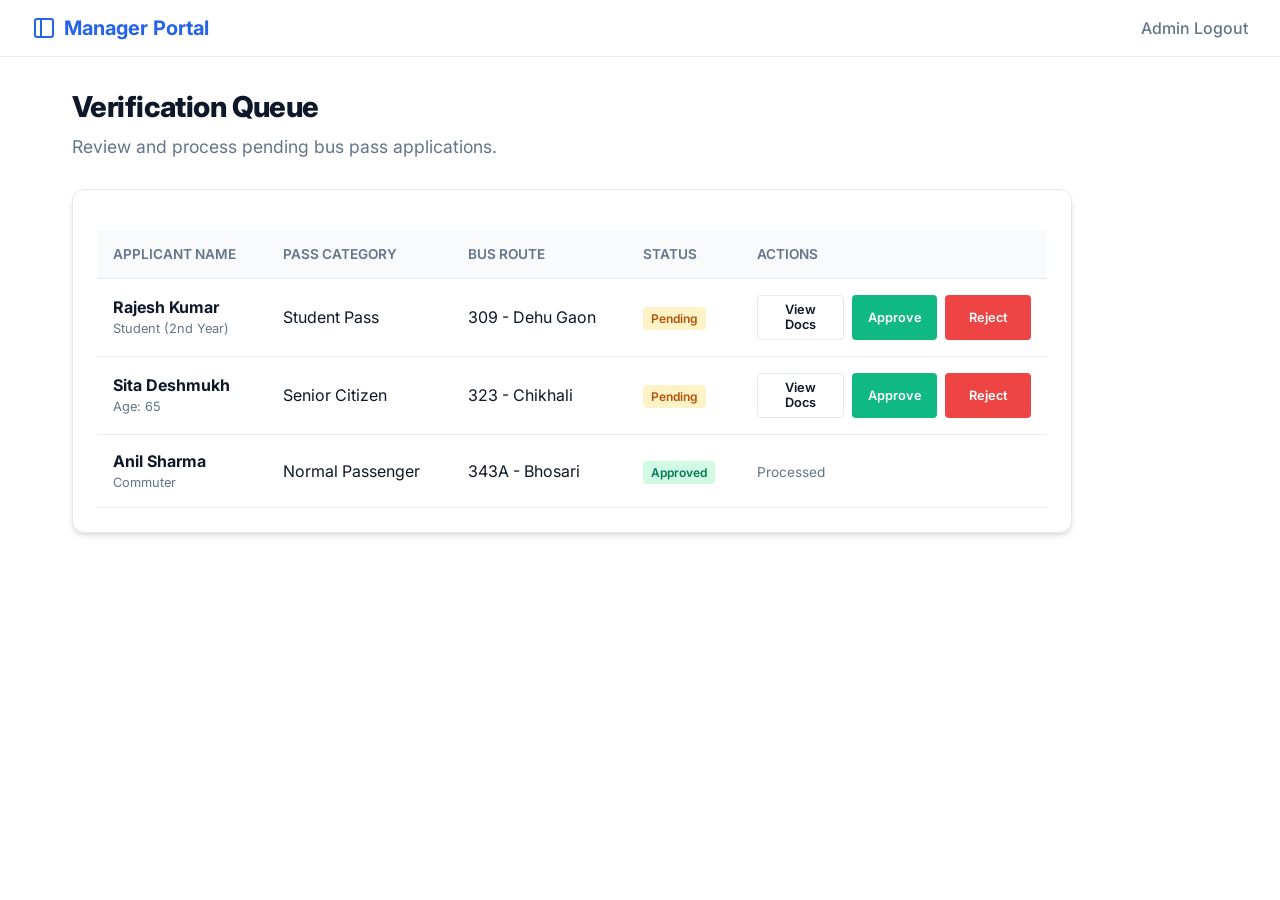
<file: admin-dashboard.html>
<!DOCTYPE html>
<html lang="en">
<head>
    <meta charset="UTF-8">
    <meta name="viewport" content="width=device-width, initial-scale=1.0">
    <title>Admin Dashboard - Management</title>
    <link href="https://fonts.googleapis.com/css2?family=Inter:wght@400;500;600;700;800&display=swap" rel="stylesheet">
    <link rel="stylesheet" href="style.css">
    <style>
        .admin-table {
            width: 100%;
            border-collapse: collapse;
            margin-top: 1rem;
        }
        .admin-table th, .admin-table td {
            padding: 1rem;
            text-align: left;
            border-bottom: 1px solid var(--border);
        }
        .admin-table th {
            background-color: var(--surface);
            font-weight: 600;
            color: var(--text-muted);
            font-size: 0.85rem;
            text-transform: uppercase;
        }
        .badge {
            padding: 0.25rem 0.5rem;
            border-radius: 4px;
            font-size: 0.75rem;
            font-weight: 600;
        }
        .badge-pending {
            background-color: #fef3c7;
            color: #b45309;
        }
        .badge-approved {
            background-color: #d1fae5;
            color: #047857;
        }
        .action-btns {
            display: flex;
            gap: 0.5rem;
        }
        .btn-small {
            padding: 0.4rem 0.75rem;
            font-size: 0.8rem;
            border-radius: 4px;
        }
        /* Modal */
        .modal {
            display: none;
            position: fixed;
            top: 0; left: 0; width: 100%; height: 100%;
            background: rgba(0,0,0,0.5);
            align-items: center; justify-content: center;
            z-index: 100;
        }
        .modal-content {
            background: white;
            padding: 2rem;
            border-radius: var(--radius);
            max-width: 500px;
            width: 90%;
            box-shadow: var(--shadow-hover);
        }
        .doc-view-link {
            display: flex; justify-content: space-between; align-items: center;
            padding: 0.75rem; border: 1px solid var(--border); border-radius: 6px;
            margin-bottom: 0.5rem; background: var(--surface);
        }
    </style>
</head>
<body>
    <nav class="navbar">
        <div class="logo">
            <svg width="24" height="24" viewBox="0 0 24 24" fill="none" stroke="currentColor" stroke-width="2" stroke-linecap="round" stroke-linejoin="round"><rect x="3" y="3" width="18" height="18" rx="2" ry="2"/><line x1="9" y1="3" x2="9" y2="21"/></svg>
            Manager Portal
        </div>
        <div class="nav-links">
            <a href="index.html">Admin Logout</a>
        </div>
    </nav>
    <div class="container">
        <div class="page-header" style="text-align: left; margin-bottom: 2rem;">
            <h1 class="page-title" style="font-size: 1.8rem;">Verification Queue</h1>
            <p class="page-desc" style="margin: 0;">Review and process pending bus pass applications.</p>
        </div>
        <div class="card wide-card" style="max-width: 1000px; padding: 1.5rem;">
            <table class="admin-table">
                <thead>
                    <tr>
                        <th>Applicant Name</th>
                        <th>Pass Category</th>
                        <th>Bus Route</th>
                        <th>Status</th>
                        <th>Actions</th>
                    </tr>
                </thead>
                <tbody id="applicationsBody">
                    <tr id="row1">
                        <td><strong>Rajesh Kumar</strong><br><span style="font-size:0.8rem; color:var(--text-muted);">Student (2nd Year)</span></td>
                        <td>Student Pass</td>
                        <td>309 - Dehu Gaon</td>
                        <td><span class="badge badge-pending" id="status1">Pending</span></td>
                        <td>
                            <div class="action-btns" id="actions1">
                                <button class="btn btn-secondary btn-small" onclick="viewDocuments(1, 'Rajesh Kumar', 'Student')">View Docs</button>
                                <button class="btn btn-primary btn-small" style="background-color: #10b981;" onclick="processApp(1, 'Approve')">Approve</button>
                                <button class="btn btn-primary btn-small" style="background-color: #ef4444;" onclick="processApp(1, 'Reject')">Reject</button>
                            </div>
                        </td>
                    </tr>
                    <tr id="row2">
                        <td><strong>Sita Deshmukh</strong><br><span style="font-size:0.8rem; color:var(--text-muted);">Age: 65</span></td>
                        <td>Senior Citizen</td>
                        <td>323 - Chikhali</td>
                        <td><span class="badge badge-pending" id="status2">Pending</span></td>
                        <td>
                            <div class="action-btns" id="actions2">
                                <button class="btn btn-secondary btn-small" onclick="viewDocuments(2, 'Sita Deshmukh', 'Senior Citizen')">View Docs</button>
                                <button class="btn btn-primary btn-small" style="background-color: #10b981;" onclick="processApp(2, 'Approve')">Approve</button>
                                <button class="btn btn-primary btn-small" style="background-color: #ef4444;" onclick="processApp(2, 'Reject')">Reject</button>
                            </div>
                        </td>
                    </tr>
                    <tr id="row3">
                        <td><strong>Anil Sharma</strong><br><span style="font-size:0.8rem; color:var(--text-muted);">Commuter</span></td>
                        <td>Normal Passenger</td>
                        <td>343A - Bhosari</td>
                        <td><span class="badge badge-approved" id="status3">Approved</span></td>
                        <td>
                            <span style="font-size: 0.85rem; color: var(--text-muted);">Processed</span>
                        </td>
                    </tr>
                </tbody>
            </table>
        </div>
    </div>
    <!-- Document Modal -->
    <div id="docModal" class="modal">
        <div class="modal-content">
            <h3 style="margin-bottom: 1rem;" id="modalTitle">Reviewing Documents</h3>
            <p style="font-size: 0.9rem; color: var(--text-muted); margin-bottom: 1.5rem;">Please thoroughly check the submitted image files and PDFs.</p>
            
            <div id="modalDocList">
                <!-- Dynamically filled -->
            </div>
            <button class="btn btn-secondary" style="margin-top: 1.5rem;" onclick="closeModal()">Close Viewer</button>
        </div>
    </div>
    <script>
        function viewDocuments(id, name, category) {
            document.getElementById('modalTitle').textContent = `Reviewing: ${name}`;
            const list = document.getElementById('modalDocList');
            
            let docsHTML = '<div class="doc-view-link"><span>Passport Photo (JPG)</span> <button class="btn btn-secondary btn-small">Preview 👁</button></div>';
            
            if(category === 'Student') {
                docsHTML += '<div class="doc-view-link"><span>Bonafide Certificate (PDF)</span> <button class="btn btn-secondary btn-small">Preview 👁</button></div>';
                docsHTML += '<div class="doc-view-link"><span>Fees Receipt (PDF)</span> <button class="btn btn-secondary btn-small">Preview 👁</button></div>';
            } else if (category === 'Senior Citizen') {
                docsHTML += '<div class="doc-view-link"><span>Age Proof / Aadhar (PDF)</span> <button class="btn btn-secondary btn-small">Preview 👁</button></div>';
            } else {
                docsHTML += '<div class="doc-view-link"><span>Identity Proof (PDF)</span> <button class="btn btn-secondary btn-small">Preview 👁</button></div>';
            }
            
            docsHTML += '<div class="doc-view-link"><span>Address Proof (PDF)</span> <button class="btn btn-secondary btn-small">Preview 👁</button></div>';
            
            list.innerHTML = docsHTML;
            document.getElementById('docModal').style.display = 'flex';
        }
        function closeModal() {
            document.getElementById('docModal').style.display = 'none';
        }
        function processApp(id, action) {
            const statusBadge = document.getElementById('status' + id);
            const actionDiv = document.getElementById('actions' + id);
            if (action === 'Approve') {
                statusBadge.textContent = 'Approved';
                statusBadge.className = 'badge badge-approved';
                statusBadge.style.backgroundColor = '#d1fae5';
                statusBadge.style.color = '#047857';
            } else {
                statusBadge.textContent = 'Rejected';
                statusBadge.className = 'badge badge-pending';
                statusBadge.style.backgroundColor = '#fee2e2';
                statusBadge.style.color = '#b91c1c';
            }
            
            actionDiv.innerHTML = `<span style="font-size: 0.85rem; color: var(--text-muted);">Processed (${action})</span>`;
        }
    </script>
</body>
</html>
</file>
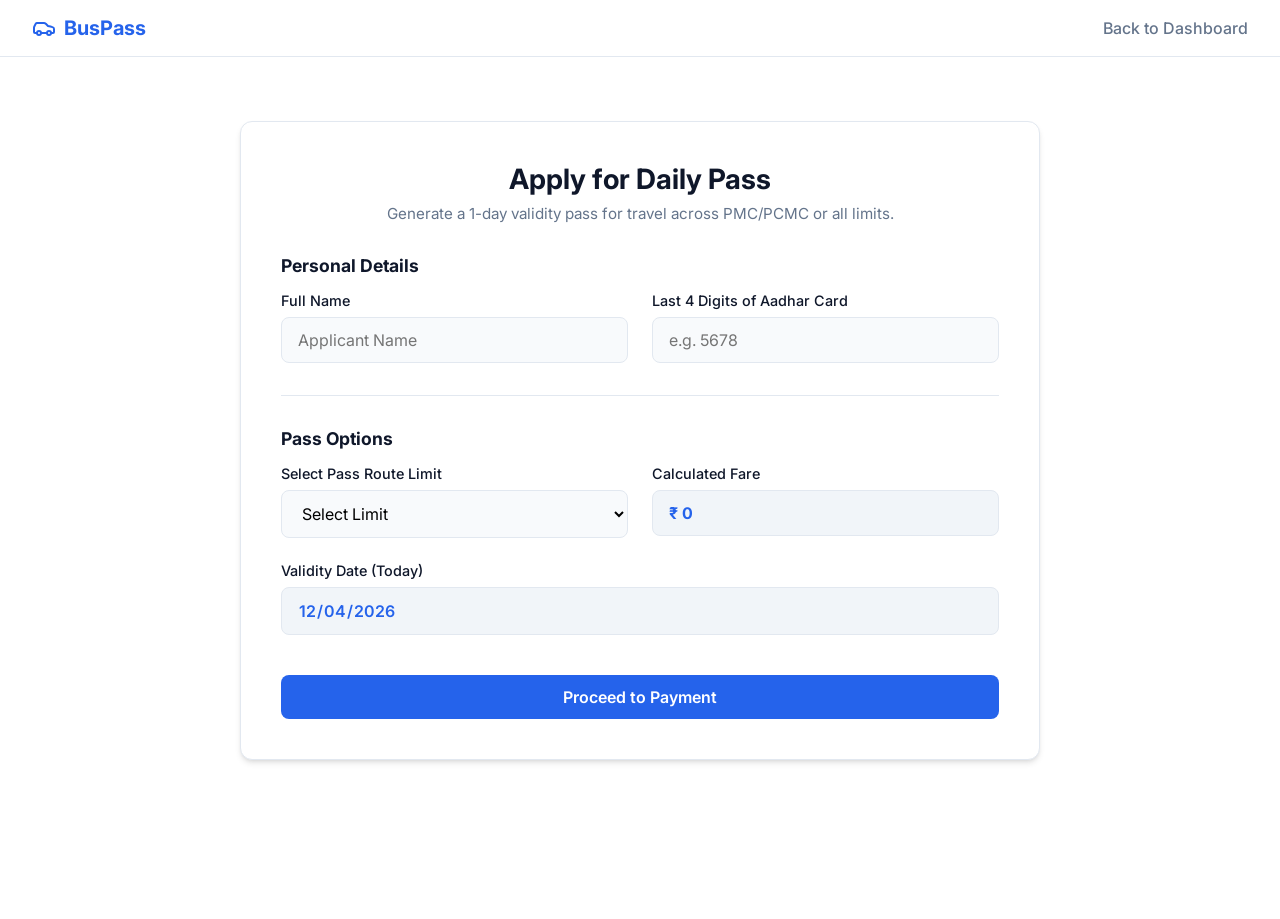
<file: daily-pass.html>
<!DOCTYPE html>
<html lang="en">
<head>
    <meta charset="UTF-8">
    <meta name="viewport" content="width=device-width, initial-scale=1.0">
    <title>Daily Pass - Bus Pass Management</title>
    <link href="https://fonts.googleapis.com/css2?family=Inter:wght@400;500;600;700;800&display=swap" rel="stylesheet">
    <link rel="stylesheet" href="style.css">
</head>
<body>
    <nav class="navbar">
        <div class="logo">
            <svg width="24" height="24" viewBox="0 0 24 24" fill="none" stroke="currentColor" stroke-width="2" stroke-linecap="round" stroke-linejoin="round"><path d="M19 17h2c.6 0 1-.4 1-1v-3c0-.9-.7-1.7-1.5-1.9C18.7 10.6 16 10 16 10s-1.3-1.4-2.2-2.3c-.5-.4-1.1-.7-1.8-.7H5c-.6 0-1.1.4-1.4.9l-1.4 2.9A3.7 3.7 0 0 0 2 12v4c0 .6.4 1 1 1h2"/><circle cx="7" cy="17" r="2"/><path d="M9 17h6"/><circle cx="17" cy="17" r="2"/></svg>
            BusPass
        </div>
        <div class="nav-links">
            <a href="dashboard.html">Back to Dashboard</a>
        </div>
    </nav>
    <div class="container center-layout" style="align-items: flex-start; margin-top: 2rem;">
        <div class="card wide-card">
            <h2 class="card-title">Apply for Daily Pass</h2>
            <p class="card-subtitle">Generate a 1-day validity pass for travel across PMC/PCMC or all limits.</p>
            <form onsubmit="handleDailyPassSubmit(event)">
                <h3 style="margin-bottom: 1rem; font-size: 1.1rem;">Personal Details</h3>
                <div class="form-row">
                    <div class="form-group">
                        <label>Full Name</label>
                        <input type="text" id="dailyName" class="form-control" placeholder="Applicant Name" required>
                    </div>
                    <div class="form-group">
                        <label>Last 4 Digits of Aadhar Card</label>
						<input 
						type="text" 
						id="dailyAadhar" 
						class="form-control" 
						placeholder="e.g. 5678"
						maxlength="4"
						required
						oninput="this.value = this.value.replace(/[^0-9]/g, '')">                   
					</div>
                </div>
                <hr style="border:0; border-top:1px solid var(--border); margin: 2rem 0;">
                <h3 style="margin-bottom: 1rem; font-size: 1.1rem;">Pass Options</h3>
                <div class="form-row">
                    <div class="form-group">
                        <label>Select Pass Route Limit</label>
                        <select class="form-control" id="dailyRoute" required onchange="updateDailyFare()">
                            <option value="">Select Limit</option>
                            <option value="70">PMC & PCMC Only (₹ 70)</option>
                            <option value="150">All Routes (₹ 150)</option>
                        </select>
                    </div>
                    <div class="form-group">
                        <label>Calculated Fare</label>
                        <input type="text" id="dailyFare" class="form-control" value="₹ 0" readonly style="background-color: #f1f5f9; color: var(--primary); font-weight: 700;">
                    </div>
                </div>
                <div class="form-row">
                    <div class="form-group">
                        <label>Validity Date (Today)</label>
                        <input type="date" id="dailyDate" class="form-control" readonly style="background-color: #f1f5f9; color: var(--primary); font-weight: 600;">
                    </div>
                </div>
                <button type="submit" id="dailySubmit" class="btn btn-primary" style="margin-top: 1rem;">Proceed to Payment</button>
            </form>
        </div>
    </div>
    <script src="script.js"></script>
    <script>

function handleDailyPassSubmit(e) {
    e.preventDefault();

    const routeSelect = document.getElementById('dailyRoute');
    const routeText = routeSelect.options[routeSelect.selectedIndex].text.split('(')[0].trim();
    const today = document.getElementById('dailyDate').value;

    // ✅ Save data for payment page
    localStorage.setItem('passType', 'Daily');
    localStorage.setItem('bus', routeText);
    localStorage.setItem('issue_date', today);
    localStorage.setItem('expiry_date', today);

    // 👉 redirect to payment
    window.location.href = "payment.html";
}	
        document.addEventListener('DOMContentLoaded', () => {
            const today = new Date().toISOString().split('T')[0];
            document.getElementById('dailyDate').value = today;
        });
        function updateDailyFare() {
            const routeVal = document.getElementById('dailyRoute').value;
            if (routeVal === '70') {
                document.getElementById('dailyFare').value = '₹ 70';
            } else if (routeVal === '150') {
                document.getElementById('dailyFare').value = '₹ 150';
            } else {
                document.getElementById('dailyFare').value = '₹ 0';
            }
        }function handleDailyPassSubmit(e) {
    e.preventDefault();

    const btn = document.getElementById('dailySubmit');
    btn.textContent = "Processing...";
    btn.style.opacity = "0.7";
    btn.disabled = true;

    const routeSelect = document.getElementById('dailyRoute');
    const routeText = routeSelect.options[routeSelect.selectedIndex].text.split('(')[0].trim();
    const today = document.getElementById('dailyDate').value;

    const name = document.getElementById('dailyName').value;

    // ✅ Save to localStorage (for UI)
    localStorage.setItem('dailyPassType', 'Daily');
    localStorage.setItem('dailyPassName', name);
    localStorage.setItem('dailyPassRoute', routeText);
    localStorage.setItem('dailyPassEnd', today);

    // ✅ GET USER ID
    const user_id = localStorage.getItem("user_id");

    if (!user_id) {
        alert("Please login first");
        window.location.href = "login.html";
        return;
    }

    // ✅ HARDCODED IDs (must exist in DB)
    const bus_id = 1;
    const pass_type_id = 1;

    // ✅ SINGLE API CALL (CORRECT)
    fetch('http://localhost:8082/add_pass', {
        method: 'POST',
        headers: { 'Content-Type': 'application/json' },
        body: JSON.stringify({
            user_id: parseInt(user_id),
            bus_id: bus_id,
            pass_type_id: pass_type_id
        })
    })
    .then(res => res.json())
    .then(data => {
        console.log("Pass stored:", data);

        // 👉 Redirect after success
        window.location.href = "payment.html?source=daily_pass";
    })
    .catch(err => {
        console.error("Error:", err);
        alert("Failed to create pass");
    });
}
</script>
</body>
</html>
</file>
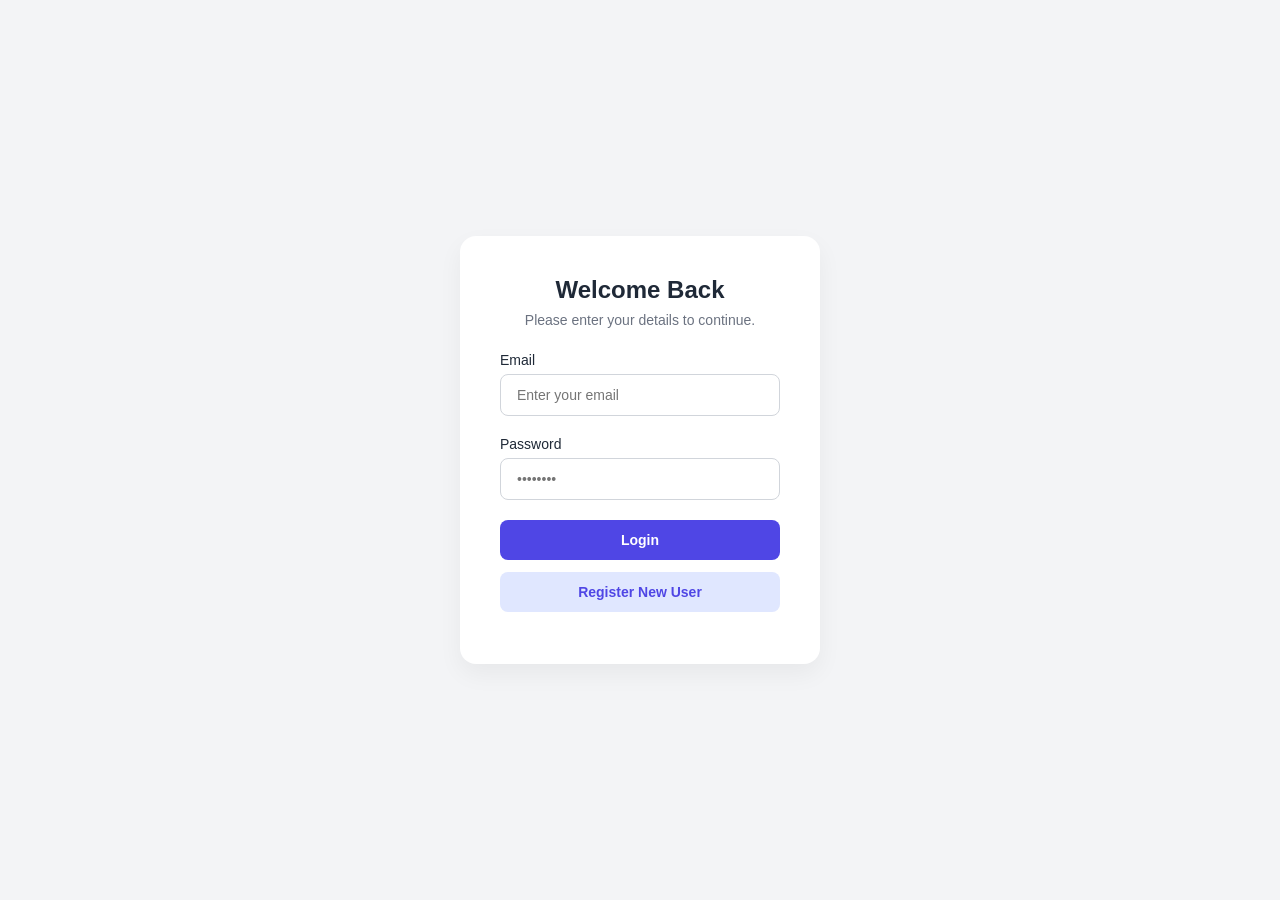
<file: dashboard.html>
<!DOCTYPE html>
<html lang="en">
<head>
    <meta charset="UTF-8">
    <meta name="viewport" content="width=device-width, initial-scale=1.0">
    <title>Dashboard - Bus Pass Management</title>
    <link href="https://fonts.googleapis.com/css2?family=Inter:wght@400;500;600;700;800&display=swap" rel="stylesheet">
    <link rel="stylesheet" href="style.css">
</head>
<body>

    <nav class="navbar">
        <div class="logo">
            BusPass
        </div>
        <div class="nav-links">
            <a href="login.html" onclick="logout()">Logout</a>
        </div>
    </nav>

    <div class="container">

        <!-- Monthly Banner -->
        <div id="monthlyBanner" class="card wide-card" style="display: flex; margin: 0 auto 1.5rem auto; background: linear-gradient(135deg, var(--primary), #1e40af); color: white; padding: 2rem; justify-content: space-between; align-items: center; border-radius: 16px;">
            <div>
                <span>Your Active Pass</span>
                <h2 id="mBannerTitle">Monthly Pass</h2>
                <div id="mBannerRoute">Route: N/A</div>
                <div id="mBannerEnd">Valid until: Date</div>
            </div>
            <div>
                <a href="view-pass.html?show=monthly" class="btn btn-primary" style="background: white; color: var(--primary);">View</a>
            </div>
        </div>

        <!-- Daily Banner -->
        <div id="dailyBanner" class="card wide-card" style="display: flex; margin: 0 auto 2rem auto; background: linear-gradient(135deg, #10b981, #047857); color: white; padding: 2rem; justify-content: space-between; align-items: center; border-radius: 16px;">
            <div>
                <span>Your Active Pass</span>
                <h2 id="dBannerTitle">Daily Pass</h2>
                <div id="dBannerRoute">Limit: N/A</div>
                <div id="dBannerEnd">Valid until: Date</div>
            </div>
            <div>
                <a href="view-pass.html?show=daily" class="btn btn-primary" style="background: white; color: #10b981;">View</a>
            </div>
        </div>

        <!-- Options -->
        <div class="options-grid" style="grid-template-columns: 1fr 1fr;">
            
            <a href="monthly-menu.html" class="option-card">
                <div class="option-icon">📅</div>
                <h3>Monthly Pass</h3>
                <p>Apply or renew 30-day pass</p>
            </a>

            <a href="daily-pass.html" class="option-card">
                <div class="option-icon">🎫</div>
                <h3>Daily Pass</h3>
                <p>Generate 1-day pass</p>
            </a>

        </div>

    </div>

<script>
document.addEventListener("DOMContentLoaded", async () => {

    const user_id = localStorage.getItem("user_id");

    if (!user_id) {
        alert("Please login first");
        window.location.href = "login.html";
        return;
    }

    try {
        const res = await fetch('http://localhost:8082/get_passes', {
            method: 'POST',
            headers: {'Content-Type': 'application/json'},
            body: JSON.stringify({ user_id })
        });

        const data = await res.json();
        console.log("Fetched passes:", data);

        // ✅ HIDE banners if no pass (NEW)
		if (!data.passes || data.passes.length === 0) {
			// ✅ Show Monthly Banner (default message)
			document.getElementById("monthlyBanner").style.display = "flex";
			document.getElementById("mBannerTitle").innerHTML = "No Monthly Pass";
			document.getElementById("mBannerRoute").textContent = "Apply for a monthly pass";
			document.getElementById("mBannerEnd").textContent = "";

			// ✅ Show Daily Banner (default message)
			document.getElementById("dailyBanner").style.display = "flex";
			document.getElementById("dBannerTitle").innerHTML = "No Daily Pass";
			document.getElementById("dBannerRoute").textContent = "Apply for a daily pass";
			document.getElementById("dBannerEnd").textContent = "";

			return;
		}
        data.passes.forEach(p => {

            const today = new Date();
            const expiry = new Date(p.expiry_date);

            // ✅ BETTER BADGE UI (NEW)
            let status = expiry < today
                ? '<span style="background:#ef4444;color:white;padding:4px 10px;border-radius:20px;font-size:12px;">Expired</span>'
                : '<span style="background:white;color:black;padding:4px 10px;border-radius:20px;font-size:12px;">Active</span>';

            if (p.type.toLowerCase() === "daily") {

                document.getElementById("dBannerRoute").textContent = "Limit: " + p.bus;
                document.getElementById("dBannerEnd").textContent = "Valid until: " + p.expiry_date;
                document.getElementById("dBannerTitle").innerHTML = `Daily Pass ${status}`;

            } else {

                document.getElementById("mBannerRoute").textContent = "Route: " + p.bus;
                document.getElementById("mBannerEnd").textContent = "Valid until: " + p.expiry_date;
                document.getElementById("mBannerTitle").innerHTML = `${p.type} Pass ${status}`;
            }

        });

    } catch (err) {
        console.error("Error:", err);
        alert("Server error");
    }

});

function logout() {
    localStorage.clear();
}
</script>
</body>
</html>
</file>
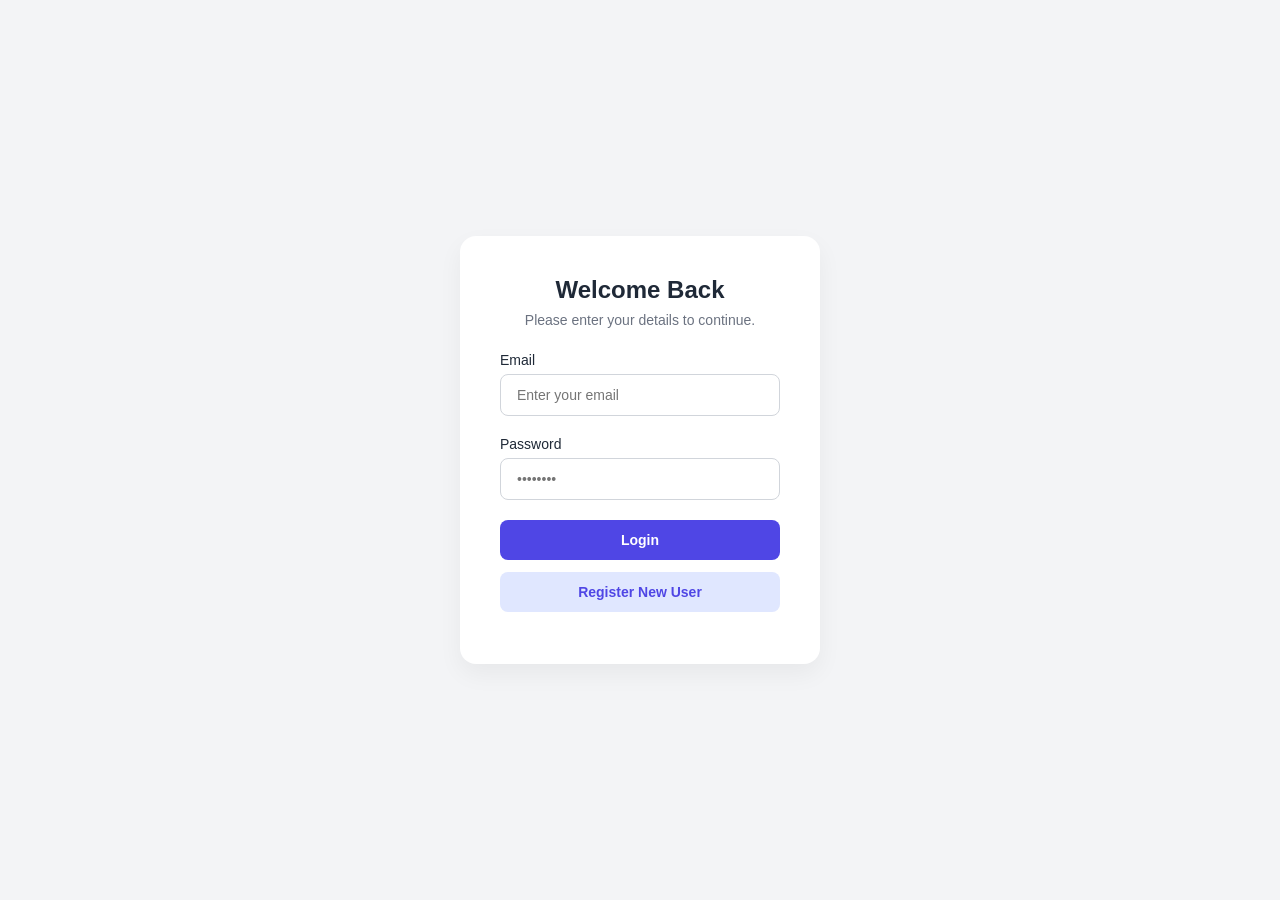
<file: login.html>
<!DOCTYPE html>
<html lang="en">
<head>
    <meta charset="UTF-8">
    <meta name="viewport" content="width=device-width, initial-scale=1.0">
    <title>Bus Pass System - Login</title>
    <link rel="stylesheet" href="styles.css">
</head>
<body>
    <div class="container">
        <div class="form-container">
            <h2>Welcome Back</h2>
            <p>Please enter your details to continue.</p>
            
            <div id="message" class="message hidden"></div>

            <form id="authForm">
                <div class="input-group">
                    <label for="email">Email</label>
                    <input type="email" id="email" required placeholder="Enter your email">
                </div>
                <div class="input-group">
                    <label for="password">Password</label>
                    <input type="password" id="password" required placeholder="••••••••">
                </div>
                
                <button type="submit" id="loginBtn" class="btn primary-btn">Login</button>
                <button type="button" id="registerBtn" class="btn secondary-btn">Register New User</button>
            </form>
        </div>
    </div>
	
	
	
	<script>
const form = document.getElementById('authForm');

async function submitAuth(path) {
    const email = document.getElementById('email').value;
    const password = document.getElementById('password').value;

    if (!email || !password) {
        alert('Please fill in both fields.');
        return;
    }

    try {
        const response = await fetch(path, {
            method: 'POST',
            headers: { 'Content-Type': 'application/json' },
            body: JSON.stringify({ email, password })
        });

        const data = await response.json();

        if (response.ok) {

            // ✅ LOGIN SUCCESS
            if (path.includes('login')) {

                // 1. Save user info
                localStorage.setItem('user_id', data.user_id);
                localStorage.setItem('username', email.split('@')[0]);

                // 2. Clear old pass data
                localStorage.removeItem('monthlyPassType');
                localStorage.removeItem('monthlyPassEnd');
                localStorage.removeItem('monthlyPassRoute');
                localStorage.removeItem('monthlyPassName');
                localStorage.removeItem('dailyPassType');
                localStorage.removeItem('dailyPassEnd');
                localStorage.removeItem('dailyPassRoute');
                localStorage.removeItem('dailyPassName');

                alert('Login successful! Loading your passes...');

                // 3. Fetch passes from DB
                try {
                    const passRes = await fetch('http://localhost:8082/get_passes', {
                        method: 'POST',
                        headers: { 'Content-Type': 'application/json' },
                        body: JSON.stringify({ user_id: data.user_id })
                    });

                    if (passRes.ok) {
                        const passData = await passRes.json();
                        console.log("PASS DATA:", passData);

                        if (passData.passes && passData.passes.length > 0) {

                            passData.passes.forEach(p => {

                                // ✅ CORRECT FIELD NAMES
                                if (p.type.toLowerCase() === 'daily') {

                                    localStorage.setItem('dailyPassType', p.type);
                                    localStorage.setItem('dailyPassEnd', p.expiry_date);
                                    localStorage.setItem('dailyPassRoute', p.bus);
                                    localStorage.setItem('dailyPassName', localStorage.getItem('username'));

                                } else {

                                    localStorage.setItem('monthlyPassType', p.type);
                                    localStorage.setItem('monthlyPassEnd', p.expiry_date);
                                    localStorage.setItem('monthlyPassRoute', p.bus);
                                    localStorage.setItem('monthlyPassName', localStorage.getItem('username'));
                                }
                            });
                        }
                    }
                } catch (e) {
                    console.error('Error fetching passes:', e);
                }

                // 4. Go to dashboard
                window.location.href = '/dashboard.html';

            } else {
                alert("User registered successfully! You can now login.");
            }

        } else {
            alert(data.error || 'An error occurred');
        }

    } catch (err) {
        alert('Failed to connect to server.');
    }
}

// BUTTON EVENTS
document.getElementById('loginBtn').addEventListener('click', (e) => {
    e.preventDefault();
    submitAuth('http://localhost:8082/login');
});

document.getElementById('registerBtn').addEventListener('click', (e) => {
    e.preventDefault();
    window.location.href = '/register.html';
});
</script>

    </body>
</html>
</file>
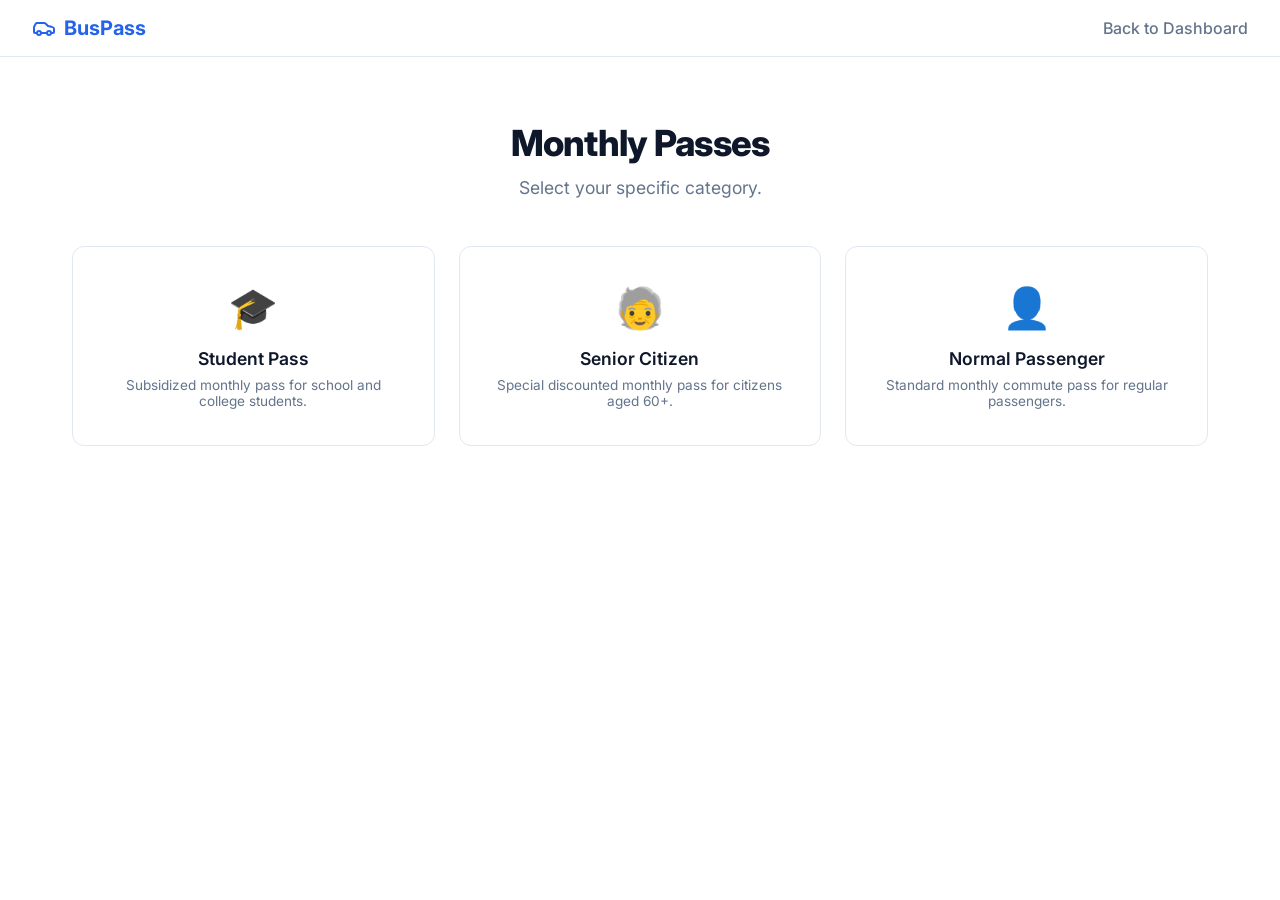
<file: monthly-menu.html>
<!DOCTYPE html>
<html lang="en">
<head>
    <meta charset="UTF-8">
    <meta name="viewport" content="width=device-width, initial-scale=1.0">
    <title>Monthly Passes - Bus Pass Management</title>
    <link href="https://fonts.googleapis.com/css2?family=Inter:wght@400;500;600;700;800&display=swap" rel="stylesheet">
    <link rel="stylesheet" href="style.css">
</head>
<body>
    <nav class="navbar">
        <div class="logo">
            <svg width="24" height="24" viewBox="0 0 24 24" fill="none" stroke="currentColor" stroke-width="2" stroke-linecap="round" stroke-linejoin="round"><path d="M19 17h2c.6 0 1-.4 1-1v-3c0-.9-.7-1.7-1.5-1.9C18.7 10.6 16 10 16 10s-1.3-1.4-2.2-2.3c-.5-.4-1.1-.7-1.8-.7H5c-.6 0-1.1.4-1.4.9l-1.4 2.9A3.7 3.7 0 0 0 2 12v4c0 .6.4 1 1 1h2"/><circle cx="7" cy="17" r="2"/><path d="M9 17h6"/><circle cx="17" cy="17" r="2"/></svg>
            BusPass
        </div>
        <div class="nav-links">
            <a href="dashboard.html">Back to Dashboard</a>
        </div>
    </nav>
    <div class="container">
        <div class="page-header" style="margin-top: 2rem;">
            <h1 class="page-title">Monthly Passes</h1>
            <p class="page-desc">Select your specific category.</p>
        </div>
        <div class="options-grid">
            <a href="pass-action.html" class="option-card" onclick="setPassType('Student')">
                <div class="option-icon">🎓</div>
                <h3 class="option-title">Student Pass</h3>
                <p class="option-desc">Subsidized monthly pass for school and college students.</p>
            </a>
            
            <a href="pass-action.html" class="option-card" onclick="setPassType('Senior Citizen')">
                <div class="option-icon">🧓</div>
                <h3 class="option-title">Senior Citizen</h3>
                <p class="option-desc">Special discounted monthly pass for citizens aged 60+.</p>
            </a>
            <a href="pass-action.html" class="option-card" onclick="setPassType('Normal')">
                <div class="option-icon">👤</div>
                <h3 class="option-title">Normal Passenger</h3>
                <p class="option-desc">Standard monthly commute pass for regular passengers.</p>
            </a>
        </div>
    </div>
    <script src="script.js"></script>
</body>
</html>
</file>
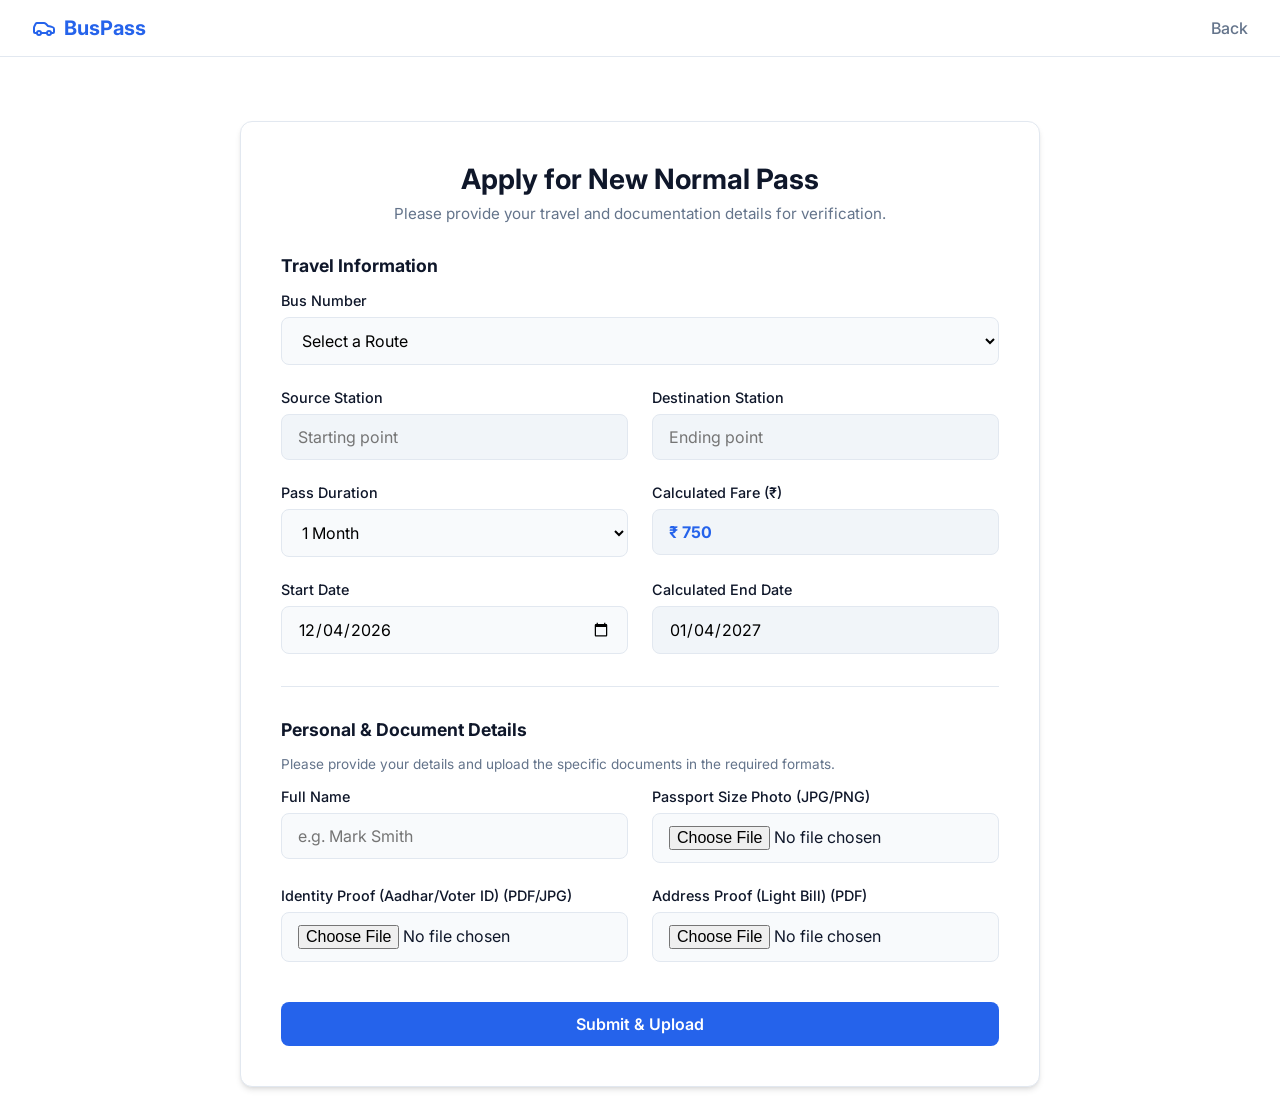
<file: new-pass.html>
<!DOCTYPE html>
<html lang="en">
<head>
    <meta charset="UTF-8">
    <meta name="viewport" content="width=device-width, initial-scale=1.0">
    <title>New Pass - Bus Pass Management</title>
    <link href="https://fonts.googleapis.com/css2?family=Inter:wght@400;500;600;700;800&display=swap" rel="stylesheet">
    <link rel="stylesheet" href="style.css">
</head>
<body>
    <nav class="navbar">
        <div class="logo">
            <svg width="24" height="24" viewBox="0 0 24 24" fill="none" stroke="currentColor" stroke-width="2"
                stroke-linecap="round" stroke-linejoin="round">
                <path
                    d="M19 17h2c.6 0 1-.4 1-1v-3c0-.9-.7-1.7-1.5-1.9C18.7 10.6 16 10 16 10s-1.3-1.4-2.2-2.3c-.5-.4-1.1-.7-1.8-.7H5c-.6 0-1.1.4-1.4.9l-1.4 2.9A3.7 3.7 0 0 0 2 12v4c0 .6.4 1 1 1h2" />
                <circle cx="7" cy="17" r="2" />
                <path d="M9 17h6" />
                <circle cx="17" cy="17" r="2" />
            </svg>
            BusPass
        </div>
        <div class="nav-links">
            <a href="pass-action.html">Back</a>
        </div>
    </nav>
    <div class="container center-layout" style="align-items: flex-start; margin-top: 2rem;">
        <div class="card wide-card">
            <h2 class="card-title">Apply for New <span id="newPassTypeHeader"></span> Pass</h2>
            <p class="card-subtitle">Please provide your travel and documentation details for verification.</p>
            <form onsubmit="handleNewPassSubmit(event)">
                <!-- Travel Details Section -->
                <h3 style="margin-bottom: 1rem; font-size: 1.1rem;">Travel Information</h3>
                <div class="form-row">
                    <div class="form-group">
                        <label>Bus Number</label>
                        <select class="form-control" id="routeSelect" required onchange="handleRouteSelection(this)">
                            <option value="">Select a Route</option>
                            <option value="309">309 – Dehu Gaon → Alandi (via Chikhali, Moshi)</option>
                            <option value="309A">309A – Dehu Gaon → Alandi (alternate route)</option>
                            <option value="330">330 – Dehu Gaon → Alandi (via Chikhali, Moshi)</option>
                            <option value="362">362 – Alandi → YCM (via Moshi)</option>
                            <option value="323">323 – Chikhali → PMC (via Moshi, Pimpri)</option>
                            <option value="326">326 – Pimpri → Chikhali</option>
                            <option value="358B">358B – Chakan Ambethan Chowk → Bhosari</option>
                            <option value="343A">343A – Bhosari → Talegaon Dabhade (via Chakan side)</option>
                        </select>
                    </div>
                </div>
                <div class="form-row">
                    <div class="form-group">
                        <label>Source Station</label>
                        <input type="text" class="form-control" id="srcCity" placeholder="Starting point" required readonly style="background-color: #f1f5f9;">
                    </div>
                    <div class="form-group">
                        <label>Destination Station</label>
                        <input type="text" class="form-control" id="destCity" placeholder="Ending point" required readonly style="background-color: #f1f5f9;">
                    </div>
                </div>
                <div class="form-row">
                    <div class="form-group">
                        <label>Pass Duration</label>
                        <select class="form-control" id="passDuration" required onchange="calcNewEndDate()">
                            <option value="1">1 Month</option>
                            <option value="3">3 Months</option>
                            <option value="6">6 Months</option>
                            <option value="12">1 Year</option>
                        </select>
                    </div>
                    <div class="form-group">
                        <label>Calculated Fare (₹)</label>
                        <input type="text" class="form-control" id="calcFare" value="₹ 750" readonly
                            style="background-color: #f1f5f9; color: var(--primary); font-weight: 700;">
                    </div>
                </div>
                <div class="form-row">
                    <div class="form-group">
                        <label>Start Date</label>
                        <input type="date" class="form-control" id="startNewDate" required onchange="calcNewEndDate()">
                    </div>
                    <div class="form-group">
                        <label>Calculated End Date</label>
                        <input type="date" class="form-control" id="endNewDate" readonly
                            style="background-color: #f1f5f9;">
                    </div>
                </div>
                <hr style="border:0; border-top:1px solid var(--border); margin: 2rem 0;">
                <!-- Document Checklist Section dynamically injected via JS -->
                <h3 style="margin-bottom: 1rem; font-size: 1.1rem;">Personal & Document Details</h3>
                <p style="font-size: 0.85rem; color: var(--text-muted); margin-bottom: 1rem;">
                    Please provide your details and upload the specific documents in the required formats.
                </p>
                <div id="dynamicDocList" class="doc-list" style="background: none; border: none; padding: 0;">
                    <!-- Checklists injected here based on category -->
                </div>
                <button type="submit" class="btn btn-primary" id="submitBtn" style="margin-top: 1rem;">Submit & Upload</button>
                
                <div class="progress-container" id="progressContainer">
                    <div class="progress-bar" id="progressBar"></div>
                </div>
                <div class="progress-text" id="progressText">Uploading... 0%</div>
            </form>
        </div>
    </div>
    <script src="script.js"></script>
    <script>
        document.addEventListener('DOMContentLoaded', () => {
            const passType = localStorage.getItem('selectedPassType') || 'Normal';
            document.getElementById('newPassTypeHeader').textContent = passType;
            // Date initialization
            const today = new Date().toISOString().split('T')[0];
            document.getElementById('startNewDate').setAttribute('min', today);
            document.getElementById('startNewDate').value = today;
            calcNewEndDate();
            // Populate dynamic checklist based on the type
            const docContainer = document.getElementById('dynamicDocList');
            // Content maps based on requirements
            const docChecklists = {
                'Student': `
                    <div class="form-row">
                        <div class="form-group">
                            <label>Full Name</label>
                            <input type="text" id="fullName" class="form-control" placeholder="e.g. John Doe" required>
                        </div>
                        <div class="form-group">
                            <label>College / School Name</label>
                            <input type="text" class="form-control" placeholder="e.g. Modern College" required>
                        </div>
                    </div>
                    <div class="form-row">
                        <div class="form-group">
                            <label>Class / Year</label>
                            <input type="text" class="form-control" placeholder="e.g. 2nd Year B.Sc" required>
                        </div>
                        <div class="form-group">
                            <label>Passport Size Photo (JPG/PNG)</label>
                            <input type="file" class="form-control" accept=".jpg, .jpeg, .png" required>
                        </div>
                    </div>
                    <div class="form-row">
                        <div class="form-group">
                            <label>Bonafide Certificate (PDF/DOCX)</label>
                            <input type="file" class="form-control" accept=".pdf, .docx, .doc" required>
                        </div>
                        <div class="form-group">
                            <label>Latest Fees Receipt (PDF/DOCX)</label>
                            <input type="file" class="form-control" accept=".pdf, .docx, .doc" required>
                        </div>
                    </div>
                    <div class="form-row">
                        <div class="form-group">
                            <label>Aadhar Card (PDF/JPG)</label>
                            <input type="file" class="form-control" accept=".pdf, .jpg, .jpeg" required>
                        </div>
                        <div class="form-group">
                            <label>Address Proof (Light Bill/Tax) (PDF)</label>
                            <input type="file" class="form-control" accept=".pdf" required>
                        </div>
                    </div>
                 `,
                'Senior Citizen': `
                    <div class="form-row">
                        <div class="form-group">
                            <label>Full Name</label>
                            <input type="text" id="fullName" class="form-control" placeholder="e.g. Jane Doe" required>
                        </div>
                        <div class="form-group">
                            <label>Passport Size Photo (JPG/PNG)</label>
                            <input type="file" class="form-control" accept=".jpg, .jpeg, .png" required>
                        </div>
                    </div>
                    <div class="form-row">
                        <div class="form-group">
                            <label>Age Proof (PAN / Aadhar) (PDF/JPG)</label>
                            <input type="file" class="form-control" accept=".pdf, .jpg, .jpeg" required>
                        </div>
                        <div class="form-group">
                            <label>Address Proof (Light Bill/Tax) (PDF)</label>
                            <input type="file" class="form-control" accept=".pdf" required>
                        </div>
                    </div>
                 `,
                'Normal': `
                    <div class="form-row">
                        <div class="form-group">
                            <label>Full Name</label>
                            <input type="text" id="fullName" class="form-control" placeholder="e.g. Mark Smith" required>
                        </div>
                        <div class="form-group">
                            <label>Passport Size Photo (JPG/PNG)</label>
                            <input type="file" class="form-control" accept=".jpg, .jpeg, .png" required>
                        </div>
                    </div>
                    <div class="form-row">
                        <div class="form-group">
                            <label>Identity Proof (Aadhar/Voter ID) (PDF/JPG)</label>
                            <input type="file" class="form-control" accept=".pdf, .jpg, .jpeg" required>
                        </div>
                        <div class="form-group">
                            <label>Address Proof (Light Bill) (PDF)</label>
                            <input type="file" class="form-control" accept=".pdf" required>
                        </div>
                    </div>
                 `
            };
            docContainer.innerHTML = docChecklists[passType] || docChecklists['Normal'];
        });
        function calcNewEndDate() {
            const startInput = document.getElementById('startNewDate').value;
            const duration = parseInt(document.getElementById('passDuration')?.value || 1);
            if (!startInput) return;
            const date = new Date(startInput);
            date.setMonth(date.getMonth() + duration);
            document.getElementById('endNewDate').value = date.toISOString().split('T')[0];
            // Update Fare dynamically
            const fares = { 1: "₹ 750", 3: "₹ 2000", 6: "₹ 3000", 12: "₹ 5000" };
            const fareInput = document.getElementById('calcFare');
            if (fareInput) {
                fareInput.value = fares[duration] || "₹ 750";
            }
        }
        function handleRouteSelection(select) {
            if (!select.value) {
                document.getElementById('srcCity').value = '';
                document.getElementById('destCity').value = '';
                return;
            }
            const text = select.options[select.selectedIndex].text;
            const match = text.match(/–\s*(.+?)\s*→\s*(.+?)(?:\s*\(|$)/);
            if (match) {
                document.getElementById('srcCity').value = match[1].trim();
                document.getElementById('destCity').value = match[2].trim();
            }
        }
        function handleNewPassSubmit(e) {
            e.preventDefault();
            
            const btn = document.getElementById('submitBtn');
            const progressContainer = document.getElementById('progressContainer');
            const progressBar = document.getElementById('progressBar');
            const progressText = document.getElementById('progressText');
            
            btn.disabled = true;
            btn.style.opacity = "0.7";
            // Save details to localStorage to show in dashboard/view-pass
            const busSelect = document.getElementById('routeSelect');
            if(busSelect && busSelect.value) {
                const text = busSelect.options[busSelect.selectedIndex].text;
                localStorage.setItem('monthlyPassBus', text.split('–')[0].trim());
                localStorage.setItem('monthlyPassRoute', text);
            }
            
            const nameInput = document.getElementById('fullName');
            if(nameInput) {
                localStorage.setItem('monthlyPassName', nameInput.value);
            }
            localStorage.setItem('monthlyPassType', document.getElementById('newPassTypeHeader').textContent);
            localStorage.setItem('monthlyPassEnd', document.getElementById('endNewDate').value);
            localStorage.setItem('monthlyPassSrc', document.getElementById('srcCity').value);
            localStorage.setItem('monthlyPassDest', document.getElementById('destCity').value);
            
            // -------------------------------------------------------------
            // Store New Pass in Database
            // -------------------------------------------------------------
            const userId = localStorage.getItem('user_id'); 
            if (userId) {
                const passData = {
                    user_id: parseInt(userId),
                    pass_type: document.getElementById('newPassTypeHeader').textContent || 'Monthly',
                    bus_number: document.getElementById('routeSelect').options[document.getElementById('routeSelect').selectedIndex]?.text.split('–')[0].trim() || 'All',
                    issue_date: document.getElementById('startNewDate').value,
                    expiry_date: document.getElementById('endNewDate').value
                };

                fetch('http://localhost:8082/add_pass', {
                    method: 'POST',
                    headers: { 'Content-Type': 'application/json' },
                    body: JSON.stringify(passData)
                })
                .then(res => res.json())
                .then(data => console.log('New Pass Stored in DB:', data))
                .catch(err => console.error('Error storing pass:', err));
            } else {
                console.warn('User ID missing. DB storage skipped.');
            }
            // -------------------------------------------------------------
            
            progressContainer.style.display = 'block';
            progressText.style.display = 'block';
            
            let progress = 0;
            const interval = setInterval(() => {
                progress += Math.floor(Math.random() * 8) + 4; // Random jump 4-11%
                if (progress >= 100) {
                    progress = 100;
                    clearInterval(interval);
                    progressBar.style.width = '100%';
                    progressText.textContent = 'Upload Complete! Redirecting to Payment... 100%';
                    
                    setTimeout(() => {
                        window.location.href = "payment.html?source=new_pass";
                    }, 600);
                } else {
                    progressBar.style.width = progress + '%';
                    progressText.textContent = 'Uploading documents... ' + progress + '%';
                }
            }, 180);
        }
    </script>
</body>
</html>
</file>
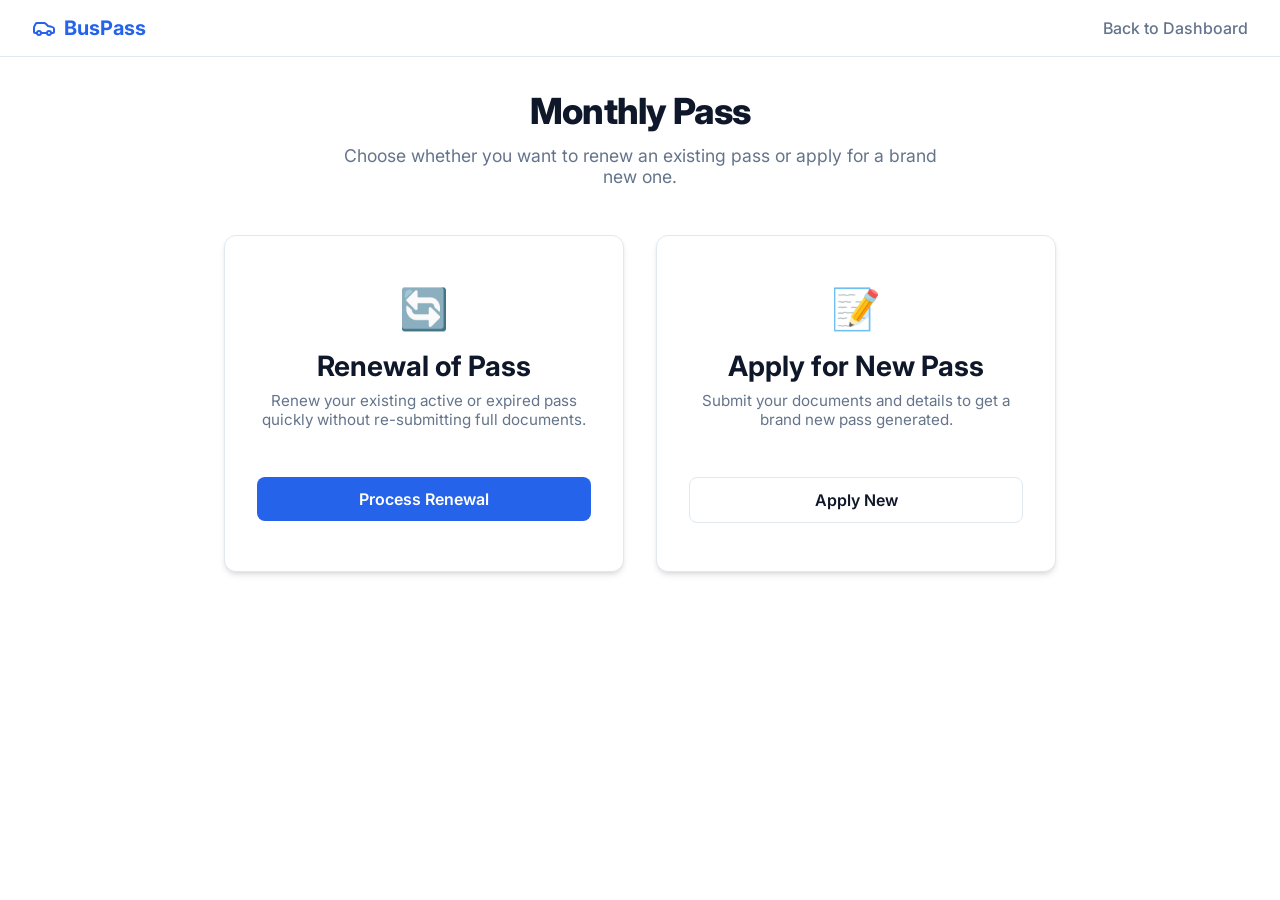
<file: pass-action.html>
<!DOCTYPE html>
<html lang="en">
<head>
    <meta charset="UTF-8">
    <meta name="viewport" content="width=device-width, initial-scale=1.0">
    <title>Action - Bus Pass Management</title>
    <link href="https://fonts.googleapis.com/css2?family=Inter:wght@400;500;600;700;800&display=swap" rel="stylesheet">
    <link rel="stylesheet" href="style.css">
</head>
<body>
    <nav class="navbar">
        <div class="logo">
            <svg width="24" height="24" viewBox="0 0 24 24" fill="none" stroke="currentColor" stroke-width="2" stroke-linecap="round" stroke-linejoin="round"><path d="M19 17h2c.6 0 1-.4 1-1v-3c0-.9-.7-1.7-1.5-1.9C18.7 10.6 16 10 16 10s-1.3-1.4-2.2-2.3c-.5-.4-1.1-.7-1.8-.7H5c-.6 0-1.1.4-1.4.9l-1.4 2.9A3.7 3.7 0 0 0 2 12v4c0 .6.4 1 1 1h2"/><circle cx="7" cy="17" r="2"/><path d="M9 17h6"/><circle cx="17" cy="17" r="2"/></svg>
            BusPass
        </div>
        <div class="nav-links">
            <a href="dashboard.html">Back to Dashboard</a>
        </div>
    </nav>
    <div class="container">
        <div class="page-header">
            <h1 class="page-title"><span id="passTypeName">Monthly</span> Pass</h1>
            <p class="page-desc">Choose whether you want to renew an existing pass or apply for a brand new one.</p>
        </div>
        <div class="action-cards">
            <div class="card action-card">
                <div class="option-icon" style="text-align: center;">🔄</div>
                <h3 class="card-title">Renewal of Pass</h3>
                <p class="card-subtitle">Renew your existing active or expired pass quickly without re-submitting full documents.</p>
                <a href="renewal.html" class="btn btn-primary" style="margin-top: 1rem;">Process Renewal</a>
            </div>
            <div class="card action-card">
                <div class="option-icon" style="text-align: center;">📝</div>
                <h3 class="card-title">Apply for New Pass</h3>
                <p class="card-subtitle">Submit your documents and details to get a brand new pass generated.</p>
                <a href="new-pass.html" class="btn btn-secondary" style="margin-top: 1rem;">Apply New</a>
            </div>
        </div>
    </div>
    <script src="script.js"></script>
    <script>
        document.addEventListener('DOMContentLoaded', () => {
            const passType = localStorage.getItem('selectedPassType') || 'Monthly';
            document.getElementById('passTypeName').textContent = passType;
        });
    </script>
</body>
</html>
</file>
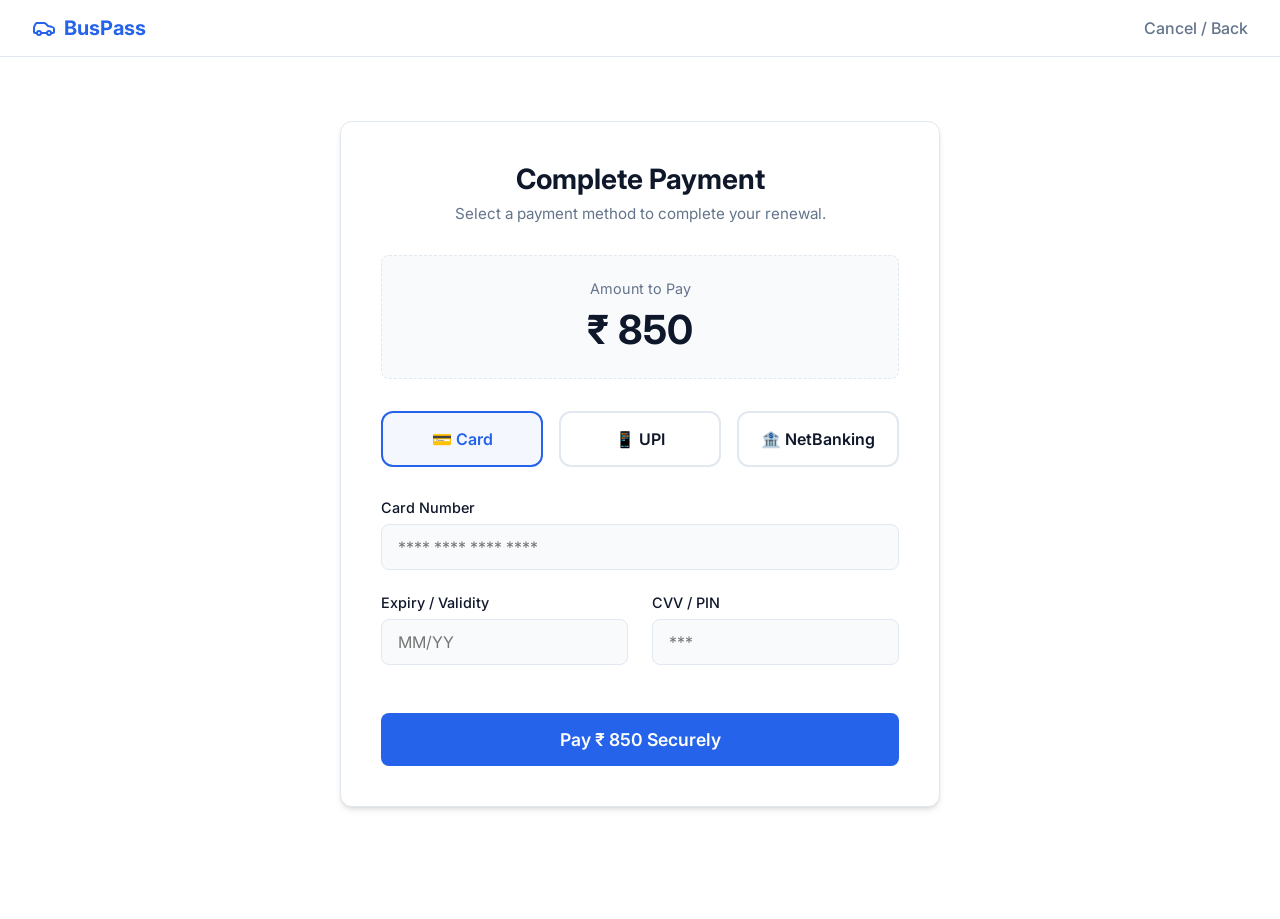
<file: payment.html>
<!DOCTYPE html>
<html lang="en">
<head>
    <meta charset="UTF-8">
    <meta name="viewport" content="width=device-width, initial-scale=1.0">
    <title>Payment - Bus Pass Management</title>
    <link href="https://fonts.googleapis.com/css2?family=Inter:wght@400;500;600;700;800&display=swap" rel="stylesheet">
    <link rel="stylesheet" href="style.css">
    <style>
        .payment-methods {
            display: flex;
            gap: 1rem;
            margin-bottom: 2rem;
        }
        .pay-method {
            flex: 1;
            padding: 1rem;
            border: 2px solid var(--border);
            border-radius: var(--radius);
            text-align: center;
            cursor: pointer;
            font-weight: 600;
            transition: all 0.2s;
        }
        .pay-method.active, .pay-method:hover {
            border-color: var(--primary);
            background: rgba(37, 99, 235, 0.05);
            color: var(--primary);
        }
        .qr-placeholder {
            width: 150px;
            height: 150px;
            margin: 0 auto;
            background: url('data:image/svg+xml;utf8,<svg xmlns="http://www.w3.org/2000/svg" viewBox="0 0 24 24" fill="none" stroke="%232563eb" stroke-width="1.5"><path d="M3 3h8v8H3zM13 3h8v8h-8zM3 13h8v8H3zM13 13h3v3h-3zM18 13h3v3h-3zM13 18h3v3h-3zM18 18h3v3h-3z"/></svg>') no-repeat center center;
            background-size: contain;
        }
        .payment-section.hidden {
            display: none;
        }
        .upi-toggle {
            padding: 0.5rem;
            font-size: 0.9rem;
        }
    </style>
</head>
<body>
    <nav class="navbar">
        <div class="logo">
            <svg width="24" height="24" viewBox="0 0 24 24" fill="none" stroke="currentColor" stroke-width="2" stroke-linecap="round" stroke-linejoin="round"><path d="M19 17h2c.6 0 1-.4 1-1v-3c0-.9-.7-1.7-1.5-1.9C18.7 10.6 16 10 16 10s-1.3-1.4-2.2-2.3c-.5-.4-1.1-.7-1.8-.7H5c-.6 0-1.1.4-1.4.9l-1.4 2.9A3.7 3.7 0 0 0 2 12v4c0 .6.4 1 1 1h2"/><circle cx="7" cy="17" r="2"/><path d="M9 17h6"/><circle cx="17" cy="17" r="2"/></svg>
            BusPass
        </div>
        <div class="nav-links">
            <a href="renewal.html">Cancel / Back</a>
        </div>
    </nav>
    <div class="container center-layout" style="align-items: flex-start; margin-top: 2rem;">
        <div class="card wide-card" style="max-width: 600px;">
            <h2 class="card-title">Complete Payment</h2>
            <p class="card-subtitle">Select a payment method to complete your renewal.</p>
            <div style="background: var(--surface); padding: 1.5rem; border-radius: 8px; margin-bottom: 2rem; border: 1px dashed var(--border); text-align: center;">
                <p style="font-size: 0.9rem; color: var(--text-muted); margin-bottom: 0.5rem;">Amount to Pay</p>
                <h1 style="font-size: 2.5rem; color: var(--text-main);">₹ 850</h1>
            </div>
            <div class="payment-methods">
                <div class="pay-method active" onclick="selectMainMethod(this, 'cardSection')">💳 Card</div>
                <div class="pay-method" onclick="selectMainMethod(this, 'upiSection')">📱 UPI</div>
                <div class="pay-method" onclick="selectMainMethod(this, 'netbankingSection')">🏦 NetBanking</div>
            </div>
            <form id="paymentForm" onsubmit="processPayment(event)">
                <!-- CARD SECTION -->
                <div id="cardSection" class="payment-section">
                    <div class="form-group">
                        <label>Card Number</label>
                        <input type="text" class="form-control" placeholder="**** **** **** ****" required>
                    </div>
                    <div class="form-row">
                        <div class="form-group">
                            <label>Expiry / Validity</label>
                            <input type="text" class="form-control" placeholder="MM/YY" required>
                        </div>
                        <div class="form-group">
                            <label>CVV / PIN</label>
                            <input type="password" class="form-control" placeholder="***" required>
                        </div>
                    </div>
                </div>
                <!-- UPI SECTION -->
                <div id="upiSection" class="payment-section hidden">
                    <div style="display: flex; gap: 1rem; margin-bottom: 1.5rem;">
                        <div class="pay-method upi-toggle active" id="upiIdTab" onclick="toggleUpi('id')">Enter UPI ID</div>
                        <div class="pay-method upi-toggle" id="upiQrTab" onclick="toggleUpi('qr')">Scan QR Option</div>
                    </div>
                    
                    <div id="upiIdBlock">
                        <div class="form-group">
                            <label>Enter your UPI ID (VPA)</label>
                            <input type="text" id="upiInput" class="form-control" placeholder="xyz@ybl or 9876543210@upi">
                        </div>
                    </div>
                    <div id="upiQrBlock" class="hidden" style="text-align: center;">
                        <p style="font-size: 0.9rem; color: var(--text-muted); margin-bottom: 1rem;">Scan with PhonePe, GPay, or Paytm</p>
                        <div class="qr-placeholder" style="margin-bottom: 1rem;"></div>
                    </div>
                </div>
                <!-- NETBANKING SECTION -->
                <div id="netbankingSection" class="payment-section hidden">
                    <div class="form-group">
                        <label>Select Bank</label>
                        <select class="form-control">
                            <option>HDFC Bank</option>
                            <option>State Bank of India</option>
                            <option>ICICI Bank</option>
                            <option>Axis Bank</option>
                        </select>
                    </div>
                </div>
                <button type="submit" class="btn btn-primary" style="margin-top: 1.5rem; font-size: 1.1rem; padding: 1rem;">Pay ₹ 850 Securely</button>
            </form>
        </div>
    </div>
    <script src="script.js"></script>
    <script>
        function selectMainMethod(el, sectionId) {
            // Update tabs
            document.querySelectorAll('.payment-methods .pay-method').forEach(item => item.classList.remove('active'));
            el.classList.add('active');
            // Show target section, hide rest
            document.querySelectorAll('.payment-section').forEach(sec => sec.classList.add('hidden'));
            document.getElementById(sectionId).classList.remove('hidden');
            // Manage required attributes strictly on visible fields
            const allInputs = document.querySelectorAll('.payment-section input, .payment-section select');
            allInputs.forEach(input => input.removeAttribute('required'));
            if (sectionId === 'cardSection') {
                document.querySelectorAll('#cardSection input').forEach(inp => inp.setAttribute('required', 'true'));
            } else if (sectionId === 'upiSection' && !document.getElementById('upiQrBlock').classList.contains('hidden')) {
                // do nothing, qr doesn't need input
            } else if (sectionId === 'upiSection') {
                document.getElementById('upiInput').setAttribute('required', 'true');
            }
        }
        function toggleUpi(type) {
            document.getElementById('upiIdTab').classList.remove('active');
            document.getElementById('upiQrTab').classList.remove('active');
            if (type === 'id') {
                document.getElementById('upiIdTab').classList.add('active');
                document.getElementById('upiIdBlock').classList.remove('hidden');
                document.getElementById('upiQrBlock').classList.add('hidden');
                document.getElementById('upiInput').setAttribute('required', 'true');
            } else {
                document.getElementById('upiQrTab').classList.add('active');
                document.getElementById('upiQrBlock').classList.remove('hidden');
                document.getElementById('upiIdBlock').classList.add('hidden');
                document.getElementById('upiInput').removeAttribute('required');
            }
        }
        function processPayment(e) {
            e.preventDefault();
            const btn = e.target.querySelector('button');
            btn.textContent = "Processing Payment...";
            btn.style.opacity = "0.7";
            btn.disabled = true;
            setTimeout(() => {
                const params = new URLSearchParams(window.location.search);
                const source = params.get('source');
                if (source === 'new_pass') {
                    window.location.href = "status.html?type=new_pass";
                } else if (source === 'daily_pass') {
                    window.location.href = "status.html?type=daily_pass";
                } else {
                    window.location.href = "status.html?type=renewal";
                }
            }, 1500);
        }
    </script>
</body>
</html>
</file>
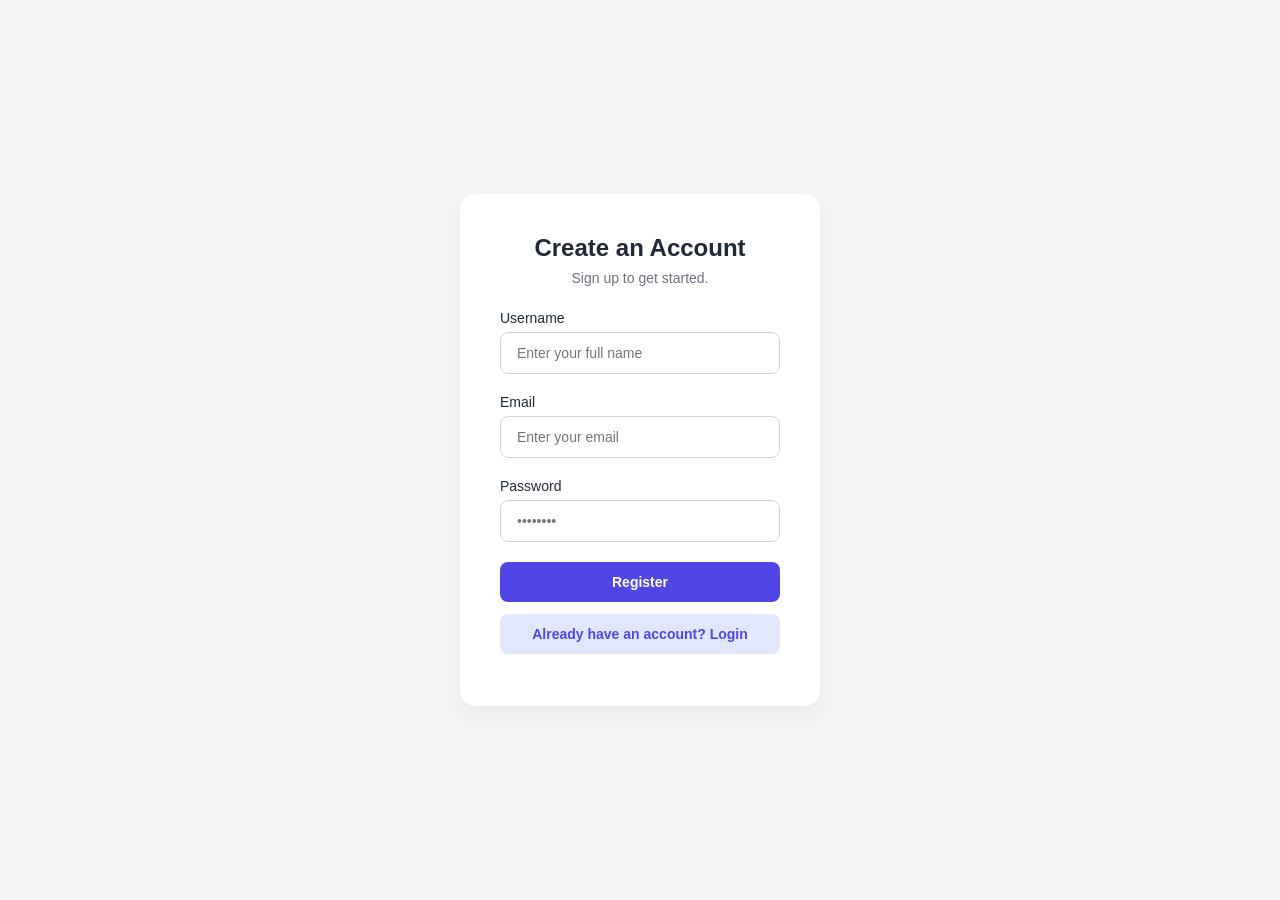
<file: register.html>
<!DOCTYPE html>
<html lang="en">
<head>
    <meta charset="UTF-8">
    <meta name="viewport" content="width=device-width, initial-scale=1.0">
    <title>Bus Pass System - Register</title>
    <link rel="stylesheet" href="styles.css">
</head>
<body>
    <div class="container">
        <div class="form-container">
            <h2>Create an Account</h2>
            <p>Sign up to get started.</p>
            
            <form id="authForm">
                <div class="input-group">
                    <label for="username">Username</label>
                    <input type="text" id="username" required placeholder="Enter your full name">
                </div>
                <div class="input-group">
                    <label for="email">Email</label>
                    <input type="email" id="email" required placeholder="Enter your email">
                </div>
                <div class="input-group">
                    <label for="password">Password</label>
                    <input type="password" id="password" required placeholder="••••••••">
                </div>
                
                <button type="submit" id="registerBtn" class="btn primary-btn">Register</button>
                <button type="button" id="loginBtn" class="btn secondary-btn">Already have an account? Login</button>
            </form>
        </div>
    </div>

    <script>
        document.getElementById('loginBtn').addEventListener('click', (e) => {
            window.location.href = '/login.html';
        });

        document.getElementById('registerBtn').addEventListener('click', async (e) => {
            e.preventDefault();
            
            const username = document.getElementById('username').value;
            const email = document.getElementById('email').value;
            const password = document.getElementById('password').value;

            if (!username || !email || !password) {
                alert('Please fill in all fields.');
                return;
            }

            try {
                const response = await fetch('/register', {
                    method: 'POST',
                    headers: { 'Content-Type': 'application/json' },
                    body: JSON.stringify({ username, email, password })
                });

                const data = await response.json();
                
                if (response.ok) {
                    alert("User registered successfully! Redirecting to login...");
                    window.location.href = '/login.html';
                } else {
                    if (data.error === "User already exists!") {
                        alert("User already registered. Please Login.");
                    } else {
                        alert(data.error || 'An error occurred');
                    }
                }
            } catch (err) {
                alert('Failed to connect to server.');
            }
        });
    </script>
</body>
</html>
</file>
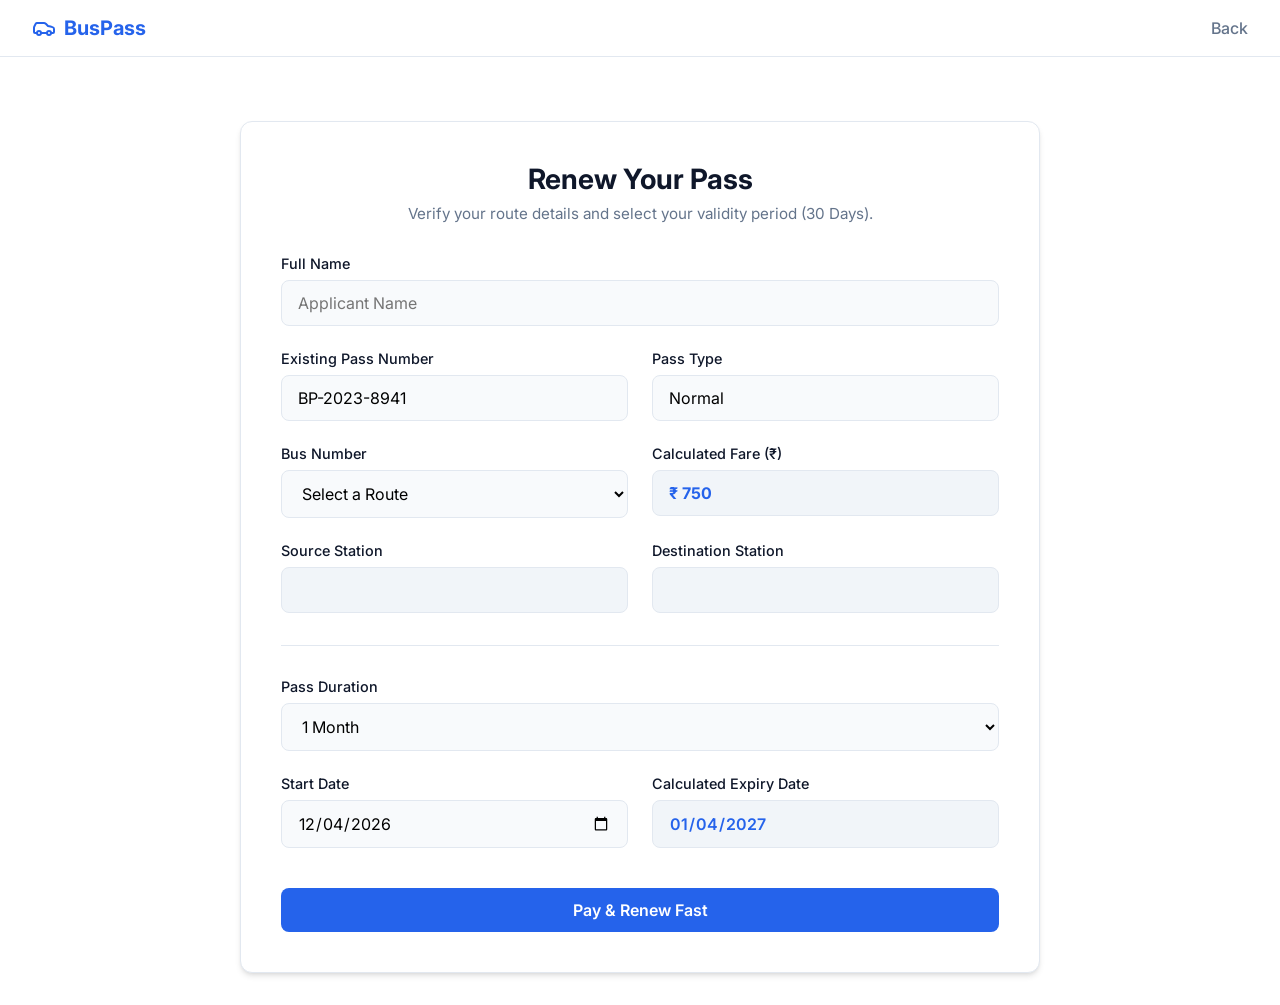
<file: renewal.html>
<!DOCTYPE html>
<html lang="en">
<head>
    <meta charset="UTF-8">
    <meta name="viewport" content="width=device-width, initial-scale=1.0">
    <title>Renewal - Bus Pass Management</title>
    <link href="https://fonts.googleapis.com/css2?family=Inter:wght@400;500;600;700;800&display=swap" rel="stylesheet">
    <link rel="stylesheet" href="style.css">
</head>
<body>
    <nav class="navbar">
        <div class="logo">
            <svg width="24" height="24" viewBox="0 0 24 24" fill="none" stroke="currentColor" stroke-width="2"
                stroke-linecap="round" stroke-linejoin="round">
                <path
                    d="M19 17h2c.6 0 1-.4 1-1v-3c0-.9-.7-1.7-1.5-1.9C18.7 10.6 16 10 16 10s-1.3-1.4-2.2-2.3c-.5-.4-1.1-.7-1.8-.7H5c-.6 0-1.1.4-1.4.9l-1.4 2.9A3.7 3.7 0 0 0 2 12v4c0 .6.4 1 1 1h2" />
                <circle cx="7" cy="17" r="2" />
                <path d="M9 17h6" />
                <circle cx="17" cy="17" r="2" />
            </svg>
            BusPass
        </div>
        <div class="nav-links">
            <a href="pass-action.html">Back</a>
        </div>
    </nav>
    <div class="container center-layout" style="align-items: flex-start; margin-top: 2rem;">
        <div class="card wide-card">
            <h2 class="card-title">Renew Your Pass</h2>
            <p class="card-subtitle">Verify your route details and select your validity period (30 Days).</p>
            <form onsubmit="handleRenewalSubmit(event)">
                <div class="form-row">
                    <div class="form-group">
                        <label>Full Name</label>
                        <input type="text" id="fullName" class="form-control" placeholder="Applicant Name" required>
                    </div>
                </div>
                <div class="form-row">
                    <div class="form-group">
                        <label>Existing Pass Number</label>
                        <input type="text" class="form-control" value="BP-2023-8941" readonly>
                    </div>
                    <div class="form-group">
                        <label>Pass Type</label>
                        <input type="text" class="form-control" id="renewalPassType" value="" readonly>
                    </div>
                </div>
                <div class="form-row">
                    <div class="form-group">
                        <label>Bus Number</label>
                        <select class="form-control" id="routeNum" required onchange="handleRouteSelection(this)">
                            <option value="">Select a Route</option>
                            <option value="309">309 – Dehu Gaon → Alandi (via Chikhali, Moshi)</option>
                            <option value="309A">309A – Dehu Gaon → Alandi (alternate route)</option>
                            <option value="330">330 – Dehu Gaon → Alandi (via Chikhali, Moshi)</option>
                            <option value="362">362 – Alandi → YCM (via Moshi)</option>
                            <option value="323">323 – Chikhali → PMC (via Moshi, Pimpri)</option>
                            <option value="326">326 – Pimpri → Chikhali</option>
                            <option value="358B">358B – Chakan Ambethan Chowk → Bhosari</option>
                            <option value="343A">343A – Bhosari → Talegaon Dabhade (via Chakan side)</option>
                        </select>
                    </div>
                    <div class="form-group">
                        <label>Calculated Fare (₹)</label>
                        <input type="text" class="form-control" value="₹ 750" id="calcFare" readonly
                            style="background-color: #f1f5f9; color: var(--primary); font-weight: 700;">
                    </div>
                </div>
                <div class="form-row">
                    <div class="form-group">
                        <label>Source Station</label>
                        <input type="text" class="form-control" id="srcCity" value="" required readonly style="background-color: #f1f5f9;">
                    </div>
                    <div class="form-group">
                        <label>Destination Station</label>
                        <input type="text" class="form-control" id="destCity" value="" required readonly style="background-color: #f1f5f9;">
                    </div>
                </div>
                <hr style="border:0; border-top:1px solid var(--border); margin: 2rem 0;">
                <div class="form-row">
                    <div class="form-group">
                        <label>Pass Duration</label>
                        <select class="form-control" id="passDuration" required onchange="calculateEndDate()">
                            <option value="1">1 Month</option>
                            <option value="3">3 Months</option>
                            <option value="6">6 Months</option>
                            <option value="12">1 Year</option>
                        </select>
                    </div>
                </div>
                <div class="form-row">
                    <div class="form-group">
                        <label>Start Date</label>
                        <input type="date" class="form-control" id="startDate" required onchange="calculateEndDate()">
                    </div>
                    <div class="form-group">
                        <label>Calculated Expiry Date</label>
                        <input type="date" class="form-control" id="endDate" readonly
                            style="background-color: #f1f5f9; color: var(--primary); font-weight: 600;">
                    </div>
                </div>
                <button type="submit" class="btn btn-primary" style="margin-top: 1rem;">Pay & Renew Fast</button>
            </form>
        </div>
    </div>
    <script src="script.js"></script>
    <script>
        document.addEventListener('DOMContentLoaded', () => {
            const passType = localStorage.getItem('selectedPassType') || 'Normal';
            document.getElementById('renewalPassType').value = passType;
            // Set today as min date for start
            const today = new Date().toISOString().split('T')[0];
            document.getElementById('startDate').setAttribute('min', today);
            document.getElementById('startDate').value = today;
            // Auto calc initial end date
            calculateEndDate();
        });
        function calculateEndDate() {
            const startInput = document.getElementById('startDate').value;
            const duration = parseInt(document.getElementById('passDuration')?.value || 1);
            if (!startInput) return;
            const date = new Date(startInput);
            date.setMonth(date.getMonth() + duration);
            const endInput = document.getElementById('endDate');
            endInput.value = date.toISOString().split('T')[0];
            // Update Fare dynamically based on duration
            const fares = { 1: "₹ 750", 3: "₹ 2000", 6: "₹ 3000", 12: "₹ 5000" };
            const fareInput = document.getElementById('calcFare');
            if (fareInput) {
                fareInput.value = fares[duration] || "₹ 750";
            }
        }
        function handleRouteSelection(select) {
            if (!select.value) {
                document.getElementById('srcCity').value = '';
                document.getElementById('destCity').value = '';
                return;
            }
            const text = select.options[select.selectedIndex].text;
            const match = text.match(/–\s*(.+?)\s*→\s*(.+?)(?:\s*\(|$)/);
            if (match) {
                document.getElementById('srcCity').value = match[1].trim();
                document.getElementById('destCity').value = match[2].trim();
            }
        }
        function handleRenewalSubmit(e) {
            e.preventDefault();
            const btn = e.target.querySelector('button');
            const originalText = btn.textContent;
            btn.textContent = "Redirecting to Payment...";
            btn.style.opacity = "0.7";
            // Save details for Monthly Pass projection
            const busSelect = document.getElementById('routeNum');
            if(busSelect && busSelect.value) {
                const text = busSelect.options[busSelect.selectedIndex].text;
                localStorage.setItem('monthlyPassBus', text.split('–')[0].trim());
                localStorage.setItem('monthlyPassRoute', text);
            }
            const nameInput = document.getElementById('fullName');
            if(nameInput && nameInput.value) {
                localStorage.setItem('monthlyPassName', nameInput.value);
            }
            localStorage.setItem('monthlyPassType', document.getElementById('renewalPassType').value);
            localStorage.setItem('monthlyPassEnd', document.getElementById('endDate').value);
            localStorage.setItem('monthlyPassSrc', document.getElementById('srcCity').value);
            localStorage.setItem('monthlyPassDest', document.getElementById('destCity').value);
	const userId = localStorage.getItem('user_id'); // Make sure user_id is saved in localStorage at login
    if (userId) {
        const passData = {
            user_id: parseInt(userId),
            pass_type: document.getElementById('renewalPassType').value || 'Monthly',
            bus_number: document.getElementById('routeNum').options[document.getElementById('routeNum').selectedIndex]?.text.split('–')[0].trim() || 'All',
            issue_date: document.getElementById('startDate').value,
            expiry_date: document.getElementById('endDate').value
        };

        fetch('http://localhost:8082/add_pass', {
            method: 'POST',
            headers: { 'Content-Type': 'application/json' },
            body: JSON.stringify(passData)
        })
        .then(res => res.json())
        .then(data => console.log('Monthly Pass Stored in DB:', data))
        .catch(err => console.error('Error storing pass:', err));
    } else {
        console.warn('User ID missing. DB storage skipped.');
    }
    // -------------------------------------------------------------

            setTimeout(() => {
                window.location.href = "payment.html";
            }, 800);
        }
    </script>
</body>
</html>
</file>
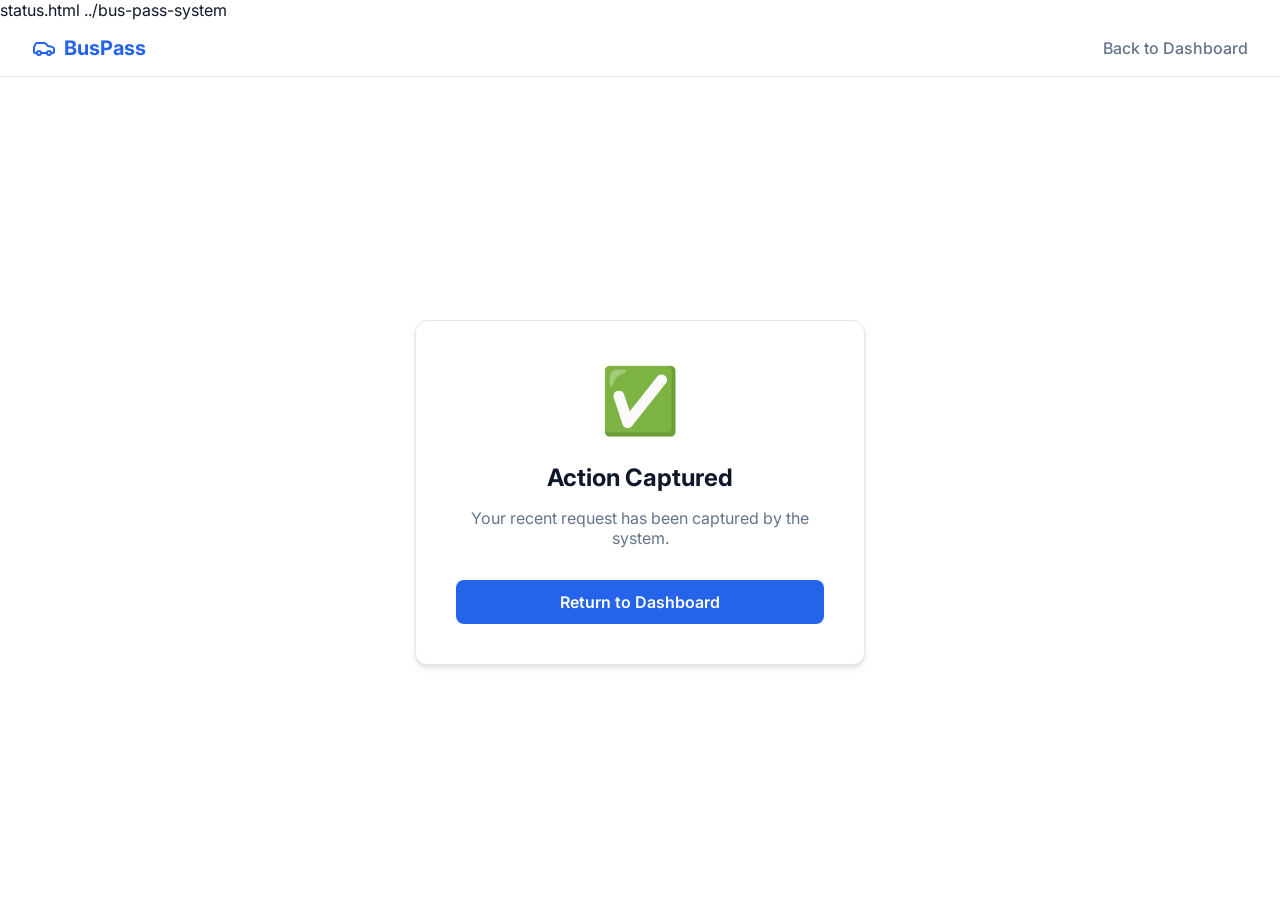
<file: status.html>
status.html
../bus-pass-system



<!DOCTYPE html>
<html lang="en">
<head>
    <meta charset="UTF-8">
    <meta name="viewport" content="width=device-width, initial-scale=1.0">
    <title>Status - Bus Pass Management</title>
    <link href="https://fonts.googleapis.com/css2?family=Inter:wght@400;500;600;700;800&display=swap" rel="stylesheet">
    <link rel="stylesheet" href="style.css">
</head>
<body>
    <nav class="navbar">
        <div class="logo">
            <svg width="24" height="24" viewBox="0 0 24 24" fill="none" stroke="currentColor" stroke-width="2"
                stroke-linecap="round" stroke-linejoin="round">
                <path
                    d="M19 17h2c.6 0 1-.4 1-1v-3c0-.9-.7-1.7-1.5-1.9C18.7 10.6 16 10 16 10s-1.3-1.4-2.2-2.3c-.5-.4-1.1-.7-1.8-.7H5c-.6 0-1.1.4-1.4.9l-1.4 2.9A3.7 3.7 0 0 0 2 12v4c0 .6.4 1 1 1h2" />
                <circle cx="7" cy="17" r="2" />
                <path d="M9 17h6" />
                <circle cx="17" cy="17" r="2" />
            </svg>
            BusPass
        </div>
        <div class="nav-links">
            <a href="dashboard.html">Back to Dashboard</a>
        </div>
    </nav>
    <div class="container center-layout">
        <div class="card" style="text-align: center;">
            <div id="statusIcon" class="status-icon">✅</div>
            <h2 id="statusTitle" class="status-title">Action Successful</h2>
            <p id="statusDesc" class="status-desc">Your request has been processed.</p>
            <div class="progress-container" id="verifyProgressContainer" style="margin-bottom: 2rem; display: none;">
                <div class="progress-bar" id="verifyProgressBar"></div>
            </div>
            <div class="progress-text" id="verifyProgressText" style="margin-bottom: 2rem; display: none;">Verifying documents... 0%</div>
            <a href="dashboard.html" id="dashboardBtn" class="btn btn-primary">Return to Dashboard</a>
        </div>
    </div>
    <script src="script.js"></script>
    <script>
        document.addEventListener('DOMContentLoaded', () => {
            const params = new URLSearchParams(window.location.search);
            const type = params.get('type');
            const titleEl = document.getElementById('statusTitle');
            const descEl = document.getElementById('statusDesc');
            const iconEl = document.getElementById('statusIcon');
            if (type === 'renewal') {
                titleEl.textContent = "Pass Renewed Successfully!";
                descEl.textContent = "Your pass renewal payment is confirmed. Your digital pass has been updated immediately to reflect the new 30-day validity.";
                iconEl.textContent = "✅";
                iconEl.className = "status-icon";
            } else if (type === 'daily_pass') {
                titleEl.textContent = "Daily Pass Active!";
                descEl.textContent = "Your 1-day travel limit pass is successfully generated. You can now track it in your dashboard as an active digital pass.";
                iconEl.textContent = "✅";
                iconEl.className = "status-icon";
            } else if (type === 'new_pass') {
                titleEl.textContent = "Verifying Documents...";
                descEl.textContent = "Please wait while our automated system checks your submitted documents for validity and authenticity.";
                iconEl.textContent = "⚙️";
                iconEl.className = "status-icon";
                
                const pContainer = document.getElementById('verifyProgressContainer');
                const pBar = document.getElementById('verifyProgressBar');
                const pText = document.getElementById('verifyProgressText');
                const btn = document.getElementById('dashboardBtn');
                
                pContainer.style.display = 'block';
                pText.style.display = 'block';
                btn.style.display = 'none';
                
                let progress = 0;
                const interval = setInterval(() => {
                    progress += Math.floor(Math.random() * 15) + 5;
                    if (progress >= 100) {
                        progress = 100;
                        clearInterval(interval);
                        pBar.style.width = '100%';
                        pText.style.display = 'none';
                        pContainer.style.display = 'none';
                        
                        titleEl.textContent = "Verification Complete";
                        descEl.textContent = "Your documents have been verified and your new pass is generated! It is now active on your dashboard.";
                        iconEl.textContent = "✅";
                        iconEl.className = "status-icon";
                        btn.style.display = 'inline-flex';
                    } else {
                        pBar.style.width = progress + '%';
                        pText.textContent = 'Verifying documents... ' + progress + '%';
                    }
                }, 400);
            } else {
                titleEl.textContent = "Action Captured";
                descEl.textContent = "Your recent request has been captured by the system.";
            }
        });
    </script>
</body>
</html>
</file>
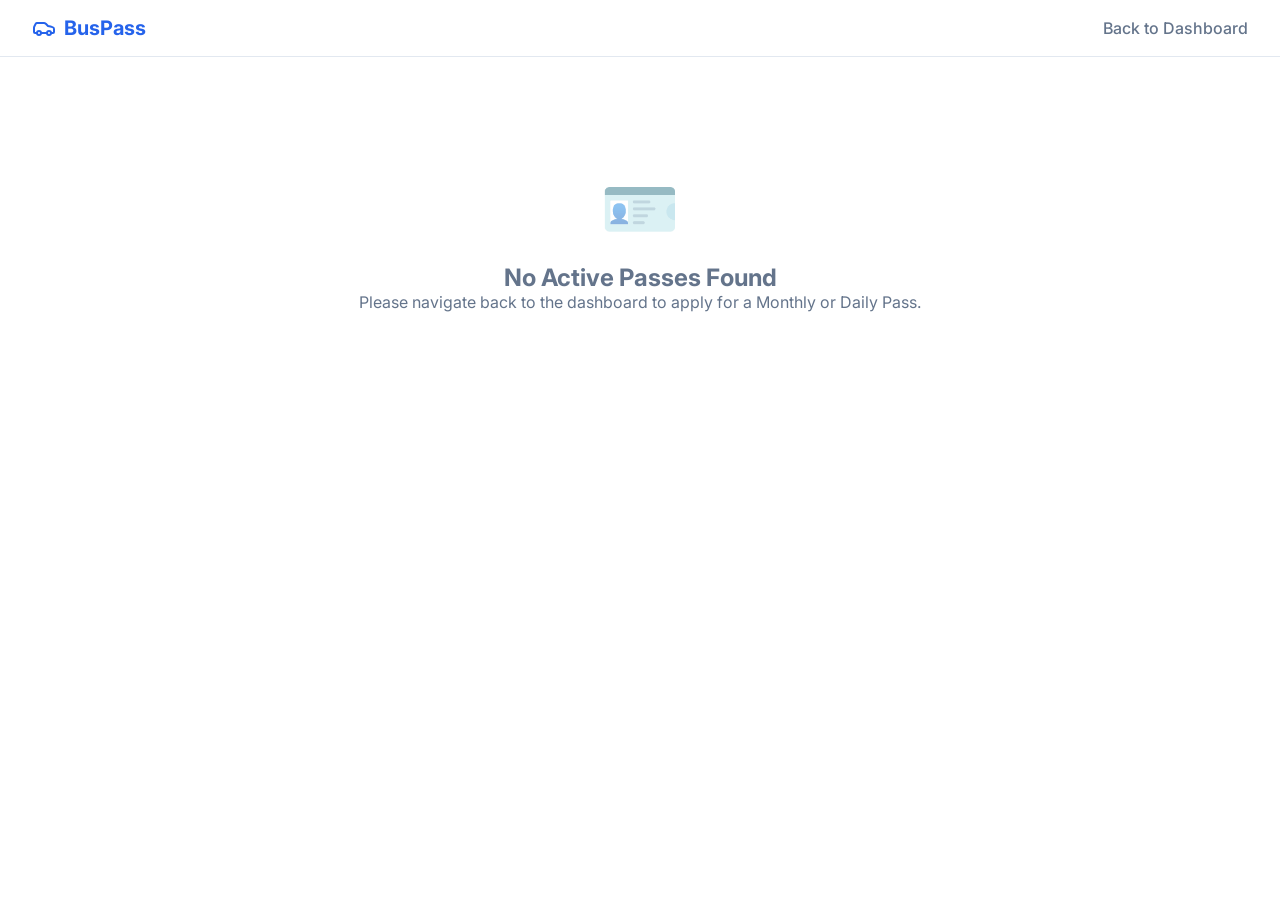
<file: view-pass.html>
<!DOCTYPE html>
<html lang="en">
<head>
    <meta charset="UTF-8">
    <meta name="viewport" content="width=device-width, initial-scale=1.0">
    <title>Digital Pass - Bus Pass Management</title>
    <link href="https://fonts.googleapis.com/css2?family=Inter:wght@400;500;600;700;800&display=swap" rel="stylesheet">
    <link rel="stylesheet" href="style.css">
    <style>
        .digital-pass-card {
            background: white;
            border-radius: 20px;
            overflow: hidden;
            box-shadow: 0 20px 25px -5px rgb(0 0 0 / 0.1), 0 8px 10px -6px rgb(0 0 0 / 0.1);
            max-width: 400px;
            width: 100%;
            margin: 2rem auto;
            position: relative;
            border: 1px solid var(--border);
        }
        .pass-header {
            background: linear-gradient(135deg, var(--primary), #1e40af);
            color: white;
            padding: 2rem 1.5rem;
            text-align: center;
            position: relative;
        }
        .pass-type-badge {
            background: rgba(255, 255, 255, 0.2);
            padding: 0.25rem 0.75rem;
            border-radius: 20px;
            font-size: 0.85rem;
            font-weight: 600;
            display: inline-block;
            margin-bottom: 1rem;
            backdrop-filter: blur(4px);
        }
        .pass-user-photo {
            width: 100px;
            height: 100px;
            background: white;
            border-radius: 50%;
            margin: 0 auto;
            border: 4px solid rgba(255, 255, 255, 0.5);
            display: flex;
            align-items: center;
            justify-content: center;
            font-size: 3rem;
            color: var(--primary);
            box-shadow: var(--shadow);
            position: absolute;
            bottom: -50px;
            left: 50%;
            transform: translateX(-50%);
            overflow: hidden;
        }
        .pass-body {
            padding: 4rem 2rem 2rem 2rem;
            background: white;
        }
        .pass-name {
            text-align: center;
            font-size: 1.5rem;
            font-weight: 800;
            color: var(--text-main);
            margin-bottom: 0.25rem;
        }
        .pass-id {
            text-align: center;
            font-size: 0.9rem;
            color: var(--text-muted);
            margin-bottom: 2rem;
            font-family: monospace;
        }
        .pass-details-grid {
            display: grid;
            grid-template-columns: 1fr 1fr;
            gap: 1.5rem;
            margin-bottom: 2rem;
        }
        .detail-item {
            display: flex;
            flex-direction: column;
        }
        .detail-label {
            font-size: 0.75rem;
            text-transform: uppercase;
            color: var(--text-muted);
            font-weight: 600;
            letter-spacing: 0.05em;
            margin-bottom: 0.25rem;
        }
        .detail-value {
            font-size: 0.95rem;
            font-weight: 700;
            color: var(--text-main);
        }
        .route-path {
            background: var(--surface);
            padding: 1rem;
            border-radius: 8px;
            margin-bottom: 2rem;
            border: 1px dashed var(--border);
        }
        .route-path .detail-value {
            display: flex;
            align-items: center;
            justify-content: space-between;
            margin-top: 0.5rem;
        }
        .qr-placeholder {
            width: 120px;
            height: 120px;
            margin: 0 auto;
            background: url('data:image/svg+xml;utf8,<svg xmlns="http://www.w3.org/2000/svg" viewBox="0 0 24 24" fill="none" stroke="%230f172a" stroke-width="1.5"><path d="M3 3h8v8H3zM13 3h8v8h-8zM3 13h8v8H3zM13 13h3v3h-3zM18 13h3v3h-3zM13 18h3v3h-3zM18 18h3v3h-3z"/></svg>') no-repeat center center;
            background-size: contain;
            opacity: 0.8;
        }
    </style>
</head>
<body>
    <nav class="navbar">
        <div class="logo">
            <svg width="24" height="24" viewBox="0 0 24 24" fill="none" stroke="currentColor" stroke-width="2" stroke-linecap="round" stroke-linejoin="round"><path d="M19 17h2c.6 0 1-.4 1-1v-3c0-.9-.7-1.7-1.5-1.9C18.7 10.6 16 10 16 10s-1.3-1.4-2.2-2.3c-.5-.4-1.1-.7-1.8-.7H5c-.6 0-1.1.4-1.4.9l-1.4 2.9A3.7 3.7 0 0 0 2 12v4c0 .6.4 1 1 1h2"/><circle cx="7" cy="17" r="2"/><path d="M9 17h6"/><circle cx="17" cy="17" r="2"/></svg>
            BusPass
        </div>
        <div class="nav-links">
            <a href="dashboard.html">Back to Dashboard</a>
        </div>
    </nav>
    <div class="container" style="display: flex; gap: 2rem; justify-content: center; flex-wrap: wrap;">
        <!-- MONTHLY PASS -->
        <div class="digital-pass-card" id="monthlyCard" style="display: none;">
            <div class="pass-header">
                <div class="pass-type-badge" id="vpTypeBadge">MONTHLY STUDENT PASS</div>
                <h3 style="font-size: 1.25rem; font-weight: 500; opacity: 0.9;">PMPML Digital Pass</h3>
                <div class="pass-user-photo">👤</div>
            </div>
            <div class="pass-body">
                <div class="pass-name" id="vpName">Applicant</div>
                <div class="pass-id">BP-2026-98442-STD</div>
                <div class="route-path">
                    <div class="detail-label">Travel Route</div>
                    <div class="detail-value">
                        <span id="vpSrc">City Center</span>
                        <svg width="20" height="20" viewBox="0 0 24 24" fill="none" stroke="currentColor" stroke-width="2" stroke-linecap="round" stroke-linejoin="round" style="color: var(--primary);"><path d="M5 12h14"/><path d="m12 5 7 7-7 7"/></svg>
                        <span id="vpDest">North Point</span>
                    </div>
                </div>
                <div class="pass-details-grid">
                    <div class="detail-item">
                        <span class="detail-label">Bus Number</span>
                        <span class="detail-value" id="vpBus" style="color: var(--primary); font-size: 1.2rem;">MH12-RN-45</span>
                    </div>
                    <div class="detail-item">
                        <span class="detail-label">Route Details</span>
                        <span class="detail-value" id="vpRouteDesc">42</span>
                    </div>
                    <div class="detail-item">
                        <span class="detail-label">Start Date</span>
                        <span class="detail-value" id="vpStart">24 Mar 2026</span>
                    </div>
                    <div class="detail-item">
                        <span class="detail-label">Valid Until</span>
                        <span class="detail-value" id="vpEnd">23 Apr 2026</span>
                    </div>
                </div>
                <div style="text-align: center; margin-top: 1rem; border-top: 1px solid var(--border); padding-top: 2rem;">
                    <div class="detail-label" style="margin-bottom: 1rem;">Scanning QR Code</div>
                    <div class="qr-placeholder"></div>
                </div>
            </div>
        </div>
        <!-- DAILY PASS -->
        <div class="digital-pass-card" id="dailyCard" style="display: none;">
            <div class="pass-header" style="background: linear-gradient(135deg, #10b981, #047857);">
                <div class="pass-type-badge" id="dailyTypeBadge">DAILY PASS</div>
                <h3 style="font-size: 1.25rem; font-weight: 500; opacity: 0.9;">PMPML Digital Pass</h3>
                <div class="pass-user-photo" style="color: #10b981;">👤</div>
            </div>
            <div class="pass-body">
                <div class="pass-name" id="dailyName">Applicant</div>
                <div class="pass-id">BP-DAILY-83921</div>
                <div class="route-path">
                    <div class="detail-label">Travel Limit</div>
                    <div class="detail-value">
                        <span id="dailyRouteVal">PMC & PCMC Only</span>
                    </div>
                </div>
                <div class="pass-details-grid" style="grid-template-columns: 1fr;">
                    <div class="detail-item" style="text-align: center;">
                        <span class="detail-label">Validity (1 Day)</span>
                        <span class="detail-value" id="dailyDateVal" style="color: #10b981; font-size: 1.25rem;">Date</span>
                    </div>
                </div>
                <div style="text-align: center; margin-top: 1rem; border-top: 1px solid var(--border); padding-top: 2rem;">
                    <div class="detail-label" style="margin-bottom: 1rem;">Scanning QR Code</div>
                    <div class="qr-placeholder"></div>
                </div>
            </div>
        </div>
        
        <div id="noPassState" style="text-align: center; width: 100%; display: none; margin-top: 5rem; color: var(--text-muted);">
            <div style="font-size: 4rem; opacity: 0.5;">🪪</div>
            <h2 style="margin-top: 1rem;">No Active Passes Found</h2>
            <p>Please navigate back to the dashboard to apply for a Monthly or Daily Pass.</p>
        </div>
    </div>
    <script src="script.js"></script>
    <script>
        document.addEventListener('DOMContentLoaded', () => {
            const today = new Date();
            today.setHours(0,0,0,0);
            let hasPass = false;
            const params = new URLSearchParams(window.location.search);
            const showOnly = params.get('show');
            // Monthly
            const mType = localStorage.getItem('monthlyPassType');
            const mEnd = localStorage.getItem('monthlyPassEnd');
            if(mType && mEnd && (!showOnly || showOnly === 'monthly')) {
                document.getElementById('monthlyCard').style.display = 'block';
                hasPass = true;
                
                let passTitle = 'MONTHLY ' + mType.toUpperCase() + ' PASS';
                const endD = new Date(mEnd);
                if (endD < today) {
                    passTitle += ` <span style="background: #ef4444; color: white; padding: 0.2rem 0.6rem; border-radius: 12px; font-size: 0.75rem; vertical-align: middle;">EXPIRED</span>`;
                    document.getElementById('monthlyCard').style.filter = "grayscale(100%)";
                } else {
                    passTitle += ` <span style="background: #10b981; color: white; padding: 0.2rem 0.6rem; border-radius: 12px; font-size: 0.75rem; vertical-align: middle;">ACTIVE</span>`;
                }
                document.getElementById('vpTypeBadge').innerHTML = passTitle;
                document.getElementById('vpName').textContent = localStorage.getItem('monthlyPassName') || 'Applicant Name';
                document.getElementById('vpSrc').textContent = localStorage.getItem('monthlyPassSrc') || '';
                document.getElementById('vpDest').textContent = localStorage.getItem('monthlyPassDest') || '';
                document.getElementById('vpBus').textContent = localStorage.getItem('monthlyPassBus') || '';
                const activeRoute = localStorage.getItem('monthlyPassRoute');
                if(activeRoute) document.getElementById('vpRouteDesc').textContent = activeRoute.length > 20 ? activeRoute.substring(0, 15) + "..." : activeRoute;
                
                document.getElementById('vpEnd').textContent = mEnd;
                const d = new Date(mEnd);
                d.setMonth(d.getMonth() - 1);
                document.getElementById('vpStart').textContent = d.toISOString().split('T')[0];
            }
            // Daily
            const dName = localStorage.getItem('dailyPassName');
            const dEnd = localStorage.getItem('dailyPassEnd');
            if(dName && dEnd && (!showOnly || showOnly === 'daily')) {
                document.getElementById('dailyCard').style.display = 'block';
                hasPass = true;
                let dTitle = 'DAILY PASS';
                const dDateObj = new Date(dEnd);
                if (dDateObj < today) {
                    dTitle += ` <span style="background: #ef4444; color: white; padding: 0.2rem 0.6rem; border-radius: 12px; font-size: 0.75rem; vertical-align: middle;">EXPIRED</span>`;
                    document.getElementById('dailyCard').style.filter = "grayscale(100%)";
                } else {
                    dTitle += ` <span style="background: rgba(255,255,255,0.4); color: white; padding: 0.2rem 0.6rem; border-radius: 12px; font-size: 0.75rem; vertical-align: middle;">ACTIVE</span>`;
                }
                document.getElementById('dailyTypeBadge').innerHTML = dTitle;
                
                document.getElementById('dailyName').textContent = dName;
                document.getElementById('dailyRouteVal').textContent = localStorage.getItem('dailyPassRoute') || 'All Routes';
                document.getElementById('dailyDateVal').textContent = dEnd;
            }
            if(!hasPass) {
                document.getElementById('noPassState').style.display = 'block';
            }
        });
    </script>
</body>
</html>
</file>
<file: style.css>
:root {
    --primary: #2563eb;
    --primary-hover: #1d4ed8;
    --bg-color: #ffffff;
    --surface: #f8fafc;
    --text-main: #0f172a;
    --text-muted: #64748b;
    --border: #e2e8f0;
    --radius: 12px;
    --shadow: 0 4px 6px -1px rgb(0 0 0 / 0.1), 0 2px 4px -2px rgb(0 0 0 / 0.1);
    --shadow-hover: 0 10px 15px -3px rgb(0 0 0 / 0.1), 0 4px 6px -4px rgb(0 0 0 / 0.1);
}
* {
    margin: 0;
    padding: 0;
    box-sizing: border-box;
    font-family: 'Inter', system-ui, -apple-system, sans-serif;
}
body {
    background-color: var(--bg-color);
    color: var(--text-main);
    min-height: 100vh;
    display: flex;
    flex-direction: column;
}
/* Navbar */
.navbar {
    padding: 1rem 2rem;
    border-bottom: 1px solid var(--border);
    display: flex;
    justify-content: space-between;
    align-items: center;
    background: white;
    position: sticky;
    top: 0;
    z-index: 10;
}
.logo {
    font-size: 1.25rem;
    font-weight: 700;
    color: var(--primary);
    text-decoration: none;
    display: flex;
    align-items: center;
    gap: 0.5rem;
}
.nav-links a {
    color: var(--text-muted);
    text-decoration: none;
    font-weight: 500;
    transition: color 0.2s;
}
.nav-links a:hover {
    color: var(--primary);
}
/* Layout */
.container {
    max-width: 1200px;
    margin: 0 auto;
    padding: 2rem;
    width: 100%;
    flex: 1;
}
.center-layout {
    display: flex;
    align-items: center;
    justify-content: center;
    min-height: calc(100vh - 70px);
}
/* Forms & Cards */
.card {
    background: white;
    border: 1px solid var(--border);
    border-radius: var(--radius);
    padding: 2.5rem;
    width: 100%;
    max-width: 450px;
    box-shadow: var(--shadow);
}
.card-title {
    font-size: 1.75rem;
    font-weight: 700;
    margin-bottom: 0.5rem;
    text-align: center;
}
.card-subtitle {
    color: var(--text-muted);
    text-align: center;
    margin-bottom: 2rem;
    font-size: 0.95rem;
}
.form-group {
    margin-bottom: 1.5rem;
}
.form-group label {
    display: block;
    margin-bottom: 0.5rem;
    font-weight: 500;
    font-size: 0.9rem;
    color: var(--text-main);
}
.form-control {
    width: 100%;
    padding: 0.75rem 1rem;
    border: 1px solid var(--border);
    border-radius: 8px;
    font-size: 1rem;
    transition: border-color 0.2s, box-shadow 0.2s;
    background: var(--surface);
}
.form-control:focus {
    outline: none;
    border-color: var(--primary);
    box-shadow: 0 0 0 3px rgba(37, 99, 235, 0.1);
    background: white;
}
/* Buttons */
.btn {
    display: inline-flex;
    justify-content: center;
    align-items: center;
    padding: 0.75rem 1.5rem;
    border-radius: 8px;
    font-weight: 600;
    font-size: 1rem;
    cursor: pointer;
    transition: all 0.2s;
    border: none;
    text-decoration: none;
    width: 100%;
}
.btn-primary {
    background-color: var(--primary);
    color: white;
}
.btn-primary:hover {
    background-color: var(--primary-hover);
    transform: translateY(-1px);
}
.btn-secondary {
    background-color: white;
    color: var(--text-main);
    border: 1px solid var(--border);
}
.btn-secondary:hover {
    background-color: var(--surface);
}
/* Toggle Link */
.toggle-link {
    text-align: center;
    margin-top: 1.5rem;
    font-size: 0.9rem;
    color: var(--text-muted);
}
.toggle-link a {
    color: var(--primary);
    font-weight: 600;
    text-decoration: none;
    cursor: pointer;
}
.toggle-link a:hover {
    text-decoration: underline;
}
.hidden {
    display: none !important;
}
/* Grid Layouts for Dashboard */
.options-grid {
    display: grid;
    grid-template-columns: repeat(auto-fit, minmax(250px, 1fr));
    gap: 1.5rem;
    margin-top: 2rem;
}
.option-card {
    background: white;
    border: 1px solid var(--border);
    border-radius: var(--radius);
    padding: 2rem;
    text-align: center;
    cursor: pointer;
    transition: all 0.3s ease;
    text-decoration: none;
    display: flex;
    flex-direction: column;
    align-items: center;
    justify-content: center;
    min-height: 200px;
}
.option-card:hover {
    border-color: var(--primary);
    box-shadow: var(--shadow-hover);
    transform: translateY(-4px);
}
.option-icon {
    font-size: 2.5rem;
    margin-bottom: 1rem;
    color: var(--primary);
}
.option-title {
    font-weight: 600;
    font-size: 1.1rem;
    color: var(--text-main);
    margin-bottom: 0.5rem;
}
.option-desc {
    font-size: 0.85rem;
    color: var(--text-muted);
}
/* Page Headers */
.page-header {
    text-align: center;
    margin-bottom: 3rem;
}
.page-title {
    font-size: 2.25rem;
    font-weight: 800;
    letter-spacing: -0.02em;
    margin-bottom: 0.75rem;
}
.page-desc {
    color: var(--text-muted);
    font-size: 1.1rem;
    max-width: 600px;
    margin: 0 auto;
}
/* Action specific */
.action-cards {
    display: flex;
    gap: 2rem;
    justify-content: center;
    flex-wrap: wrap;
    margin-top: 3rem;
}
.action-card {
    flex: 1;
    min-width: 300px;
    max-width: 400px;
    padding: 3rem 2rem;
}
/* Document Lists */
.doc-list {
    background: var(--surface);
    border-radius: 8px;
    padding: 1.5rem;
    margin-bottom: 1.5rem;
    border: 1px dashed var(--border);
}
.doc-list h4 {
    margin-bottom: 1rem;
    color: var(--primary);
    font-size: 0.95rem;
    text-transform: uppercase;
    letter-spacing: 0.05em;
}
.doc-list ul {
    list-style: none;
}
.doc-list li {
    position: relative;
    padding-left: 1.5rem;
    margin-bottom: 0.5rem;
    font-size: 0.9rem;
    color: var(--text-main);
}
.doc-list li::before {
    content: "•";
    color: var(--primary);
    position: absolute;
    left: 0;
    font-weight: bold;
}
.doc-category {
    margin-bottom: 1.5rem;
}
.doc-category:last-child {
    margin-bottom: 0;
}
.doc-category strong {
    display: block;
    margin-bottom: 0.5rem;
    font-size: 0.95rem;
}
/* Wide Form for Applications */
.wide-card {
    max-width: 800px;
}
.form-row {
    display: flex;
    gap: 1.5rem;
    margin-bottom: 1.5rem;
}
.form-row .form-group {
    flex: 1;
    margin-bottom: 0;
}
@media (max-width: 768px) {
    .form-row {
        flex-direction: column;
        gap: 1.5rem;
    }
}
/* Status Page */
.status-container {
    text-align: center;
    padding: 4rem 2rem;
}
.status-icon {
    font-size: 4rem;
    color: #10b981; /* Success Green */
    margin-bottom: 1.5rem;
}
.status-icon.pending {
    color: #f59e0b; /* Warning Yellow */
}
.status-title {
    font-size: 1.5rem;
    font-weight: 700;
    margin-bottom: 1rem;
}
.status-desc {
    color: var(--text-muted);
    margin-bottom: 2rem;
    max-width: 500px;
    margin-left: auto;
    margin-right: auto;
}
/* Progress Bar Utilities */
.progress-container {
    width: 100%;
    background-color: var(--border);
    border-radius: 8px;
    height: 12px;
    margin-top: 1.5rem;
    overflow: hidden;
    display: none;
}
.progress-bar {
    height: 100%;
    background-color: var(--primary);
    width: 0%;
    transition: width 0.1s linear;
}
.progress-text {
    text-align: center;
    font-size: 0.85rem;
    margin-top: 0.5rem;
    color: var(--text-muted);
    display: none;
    font-weight: 600;
}
</file>
<file: styles.css>
:root {
    --primary: #4F46E5;
    --primary-hover: #4338CA;
    --secondary: #E0E7FF;
    --secondary-hover: #C7D2FE;
    --text-dark: #1F2937;
    --text-light: #6B7280;
    --bg-color: #F3F4F6;
    --white: #FFFFFF;
    --error: #EF4444;
    --success: #10B981;
}

* {
    box-sizing: border-box;
    margin: 0;
    padding: 0;
    font-family: 'Inter', -apple-system, BlinkMacSystemFont, "Segoe UI", Roboto, Helvetica, Arial, sans-serif;
}

body {
    background-color: var(--bg-color);
    display: flex;
    justify-content: center;
    align-items: center;
    min-height: 100vh;
}

.container {
    width: 100%;
    max-width: 400px;
    padding: 20px;
}

.form-container {
    background-color: var(--white);
    padding: 40px;
    border-radius: 16px;
    box-shadow: 0 10px 25px rgba(0, 0, 0, 0.05);
}

h2 {
    color: var(--text-dark);
    font-size: 24px;
    font-weight: 700;
    margin-bottom: 8px;
    text-align: center;
}

p {
    color: var(--text-light);
    font-size: 14px;
    margin-bottom: 24px;
    text-align: center;
}

.input-group {
    margin-bottom: 20px;
}

label {
    display: block;
    color: var(--text-dark);
    font-size: 14px;
    font-weight: 500;
    margin-bottom: 6px;
}

input {
    width: 100%;
    padding: 12px 16px;
    border: 1px solid #D1D5DB;
    border-radius: 8px;
    font-size: 14px;
    transition: all 0.2s ease;
}

input:focus {
    outline: none;
    border-color: var(--primary);
    box-shadow: 0 0 0 3px rgba(79, 70, 229, 0.1);
}

.btn {
    width: 100%;
    padding: 12px;
    border-radius: 8px;
    font-size: 14px;
    font-weight: 600;
    cursor: pointer;
    transition: all 0.2s ease;
    border: none;
    margin-bottom: 12px;
}

.primary-btn {
    background-color: var(--primary);
    color: var(--white);
}

.primary-btn:hover {
    background-color: var(--primary-hover);
    transform: translateY(-1px);
}

.secondary-btn {
    background-color: var(--secondary);
    color: var(--primary);
}

.secondary-btn:hover {
    background-color: var(--secondary-hover);
}

.message {
    padding: 12px;
    border-radius: 8px;
    margin-bottom: 20px;
    font-size: 14px;
    text-align: center;
}

.message.hidden {
    display: none;
}

.message.error {
    background-color: #FEE2E2;
    color: var(--error);
    border: 1px solid #FECACA;
}

.message.success {
    background-color: #D1FAE5;
    color: var(--success);
    border: 1px solid #A7F3D0;
}
</file>
